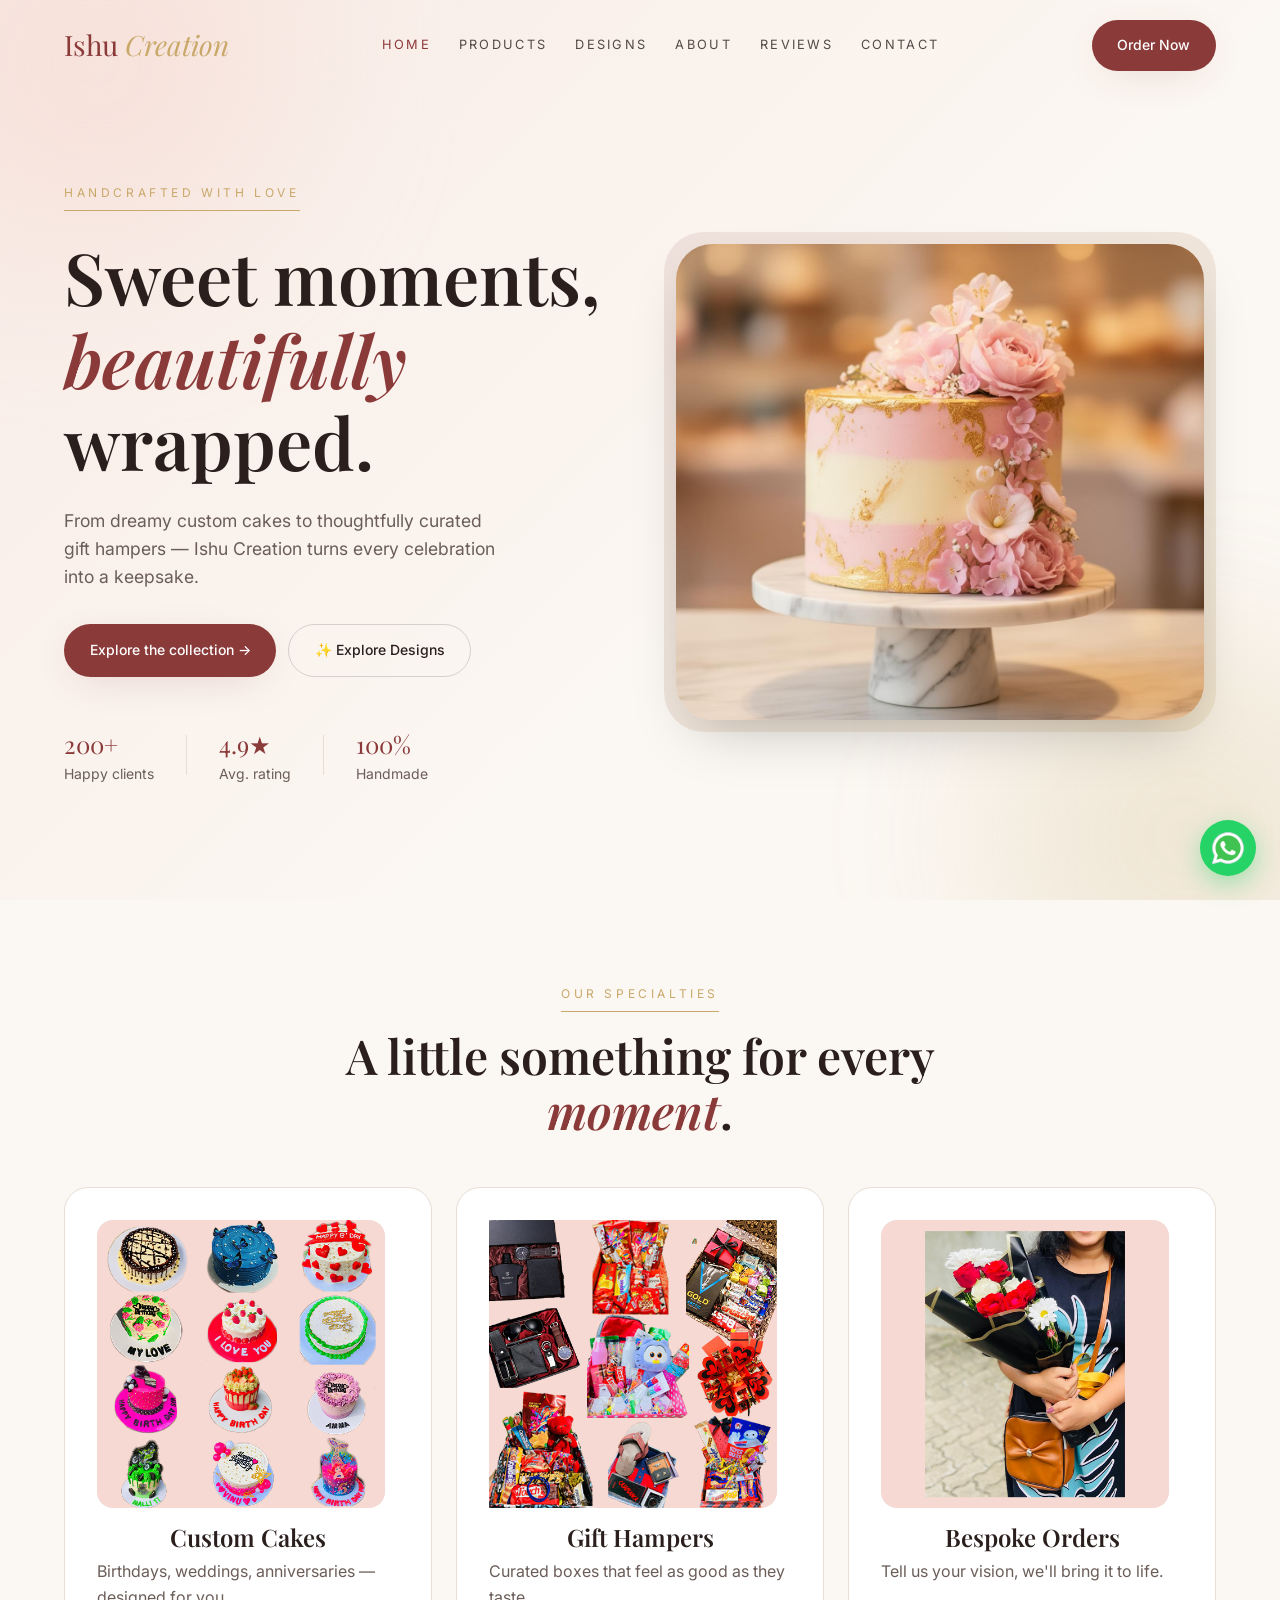
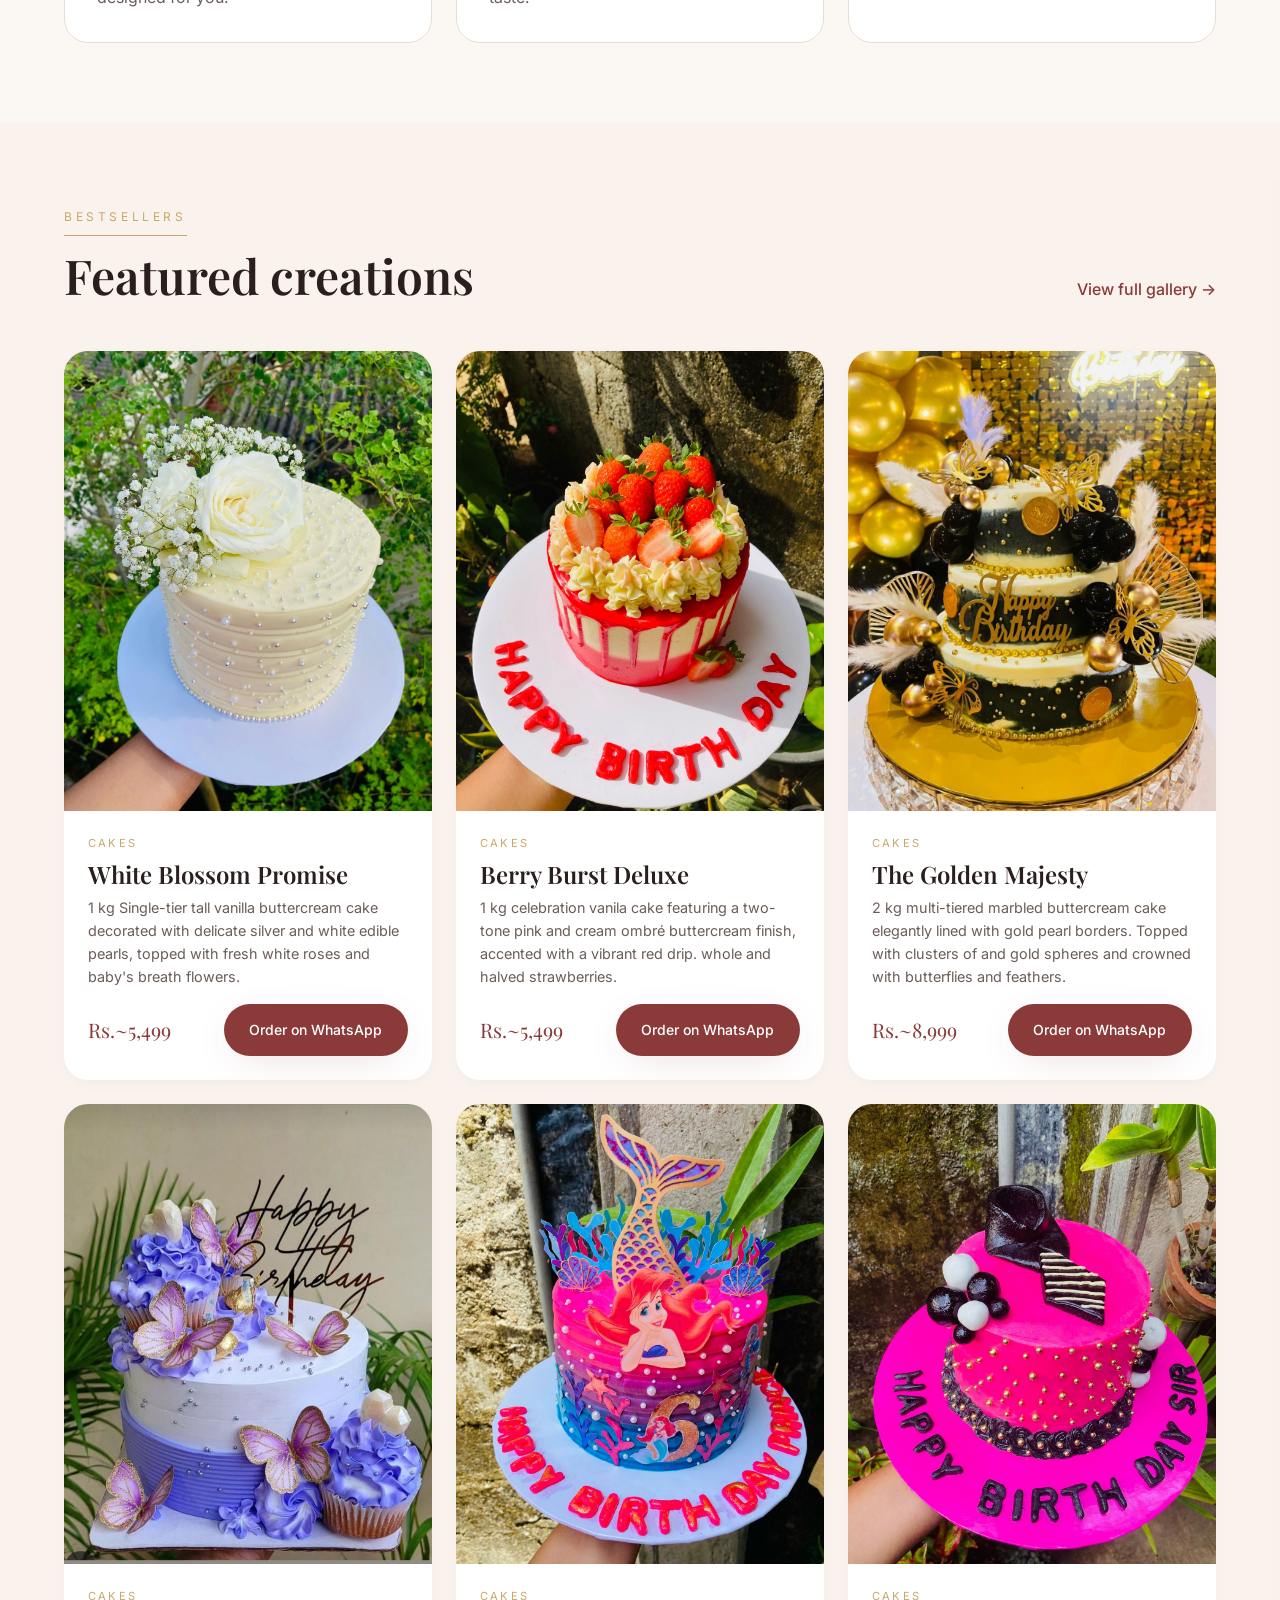
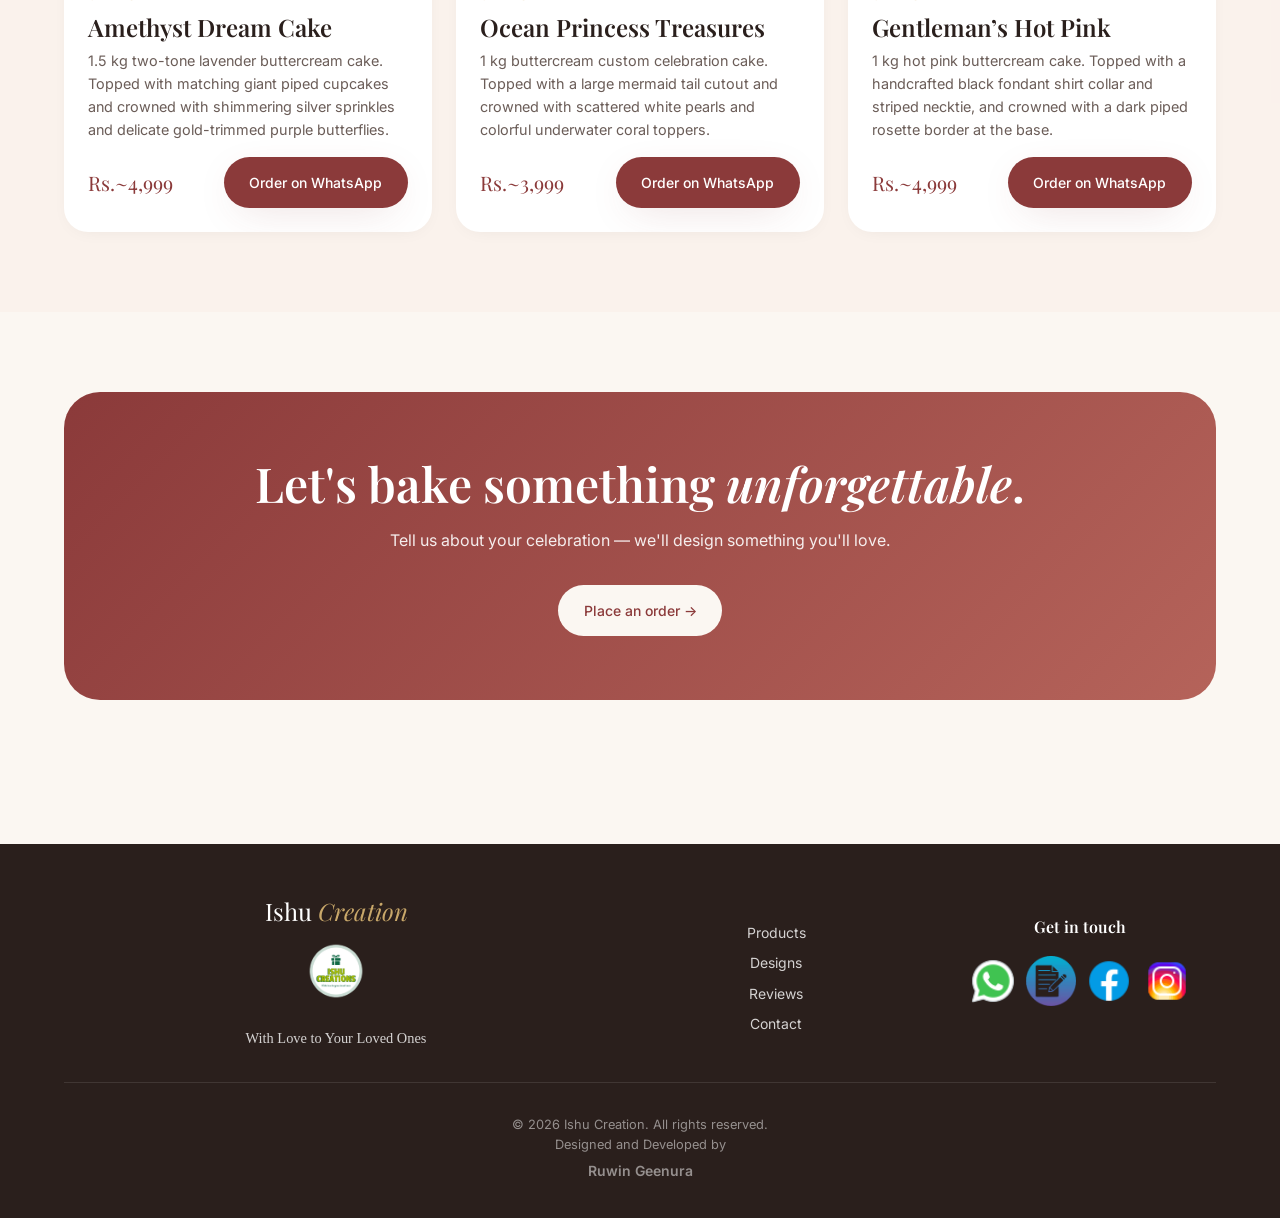
<file: index.html>
<!DOCTYPE html>
<html lang="en">
<head>
<meta charset="UTF-8" />
<meta name="viewport" content="width=device-width, initial-scale=1" />
<title>Ishu Creation — Handcrafted Cakes & Gift Hampers</title>
<link rel="icon" type="image/x-icon" href="images/LOGO/title.png">
<meta name="description" content="Elegant custom cakes and curated gift hampers, made fresh." />
<link rel="preconnect" href="https://fonts.googleapis.com">
<link rel="preconnect" href="https://fonts.gstatic.com" crossorigin>
<link href="https://fonts.googleapis.com/css2?family=Playfair+Display:ital,wght@0,400;0,600;1,400&family=Inter:wght@400;500;600&display=swap" rel="stylesheet">
<link rel="stylesheet" href="css/styles.css" />
</head>
<body>
<!-- ============== HEADER ============== -->
<header class="header">
  <div class="header-inner">
    <a href="index.html" class="brand"><span>Ishu</span> <span>Creation</span></a>
    <nav class="nav">
      <a href="index.html">Home</a>
      <a href="products.html">Products</a>
      
      <a href="designer.html">Designs</a>
      <a href="about.html">About</a>
      <a href="reviews.html">Reviews</a>
      <a href="contact.html">Contact</a>
    </nav>
    <a href="contact.html" class="btn btn-primary" style="display:none" id="cta-desktop">Order Now</a>
    <button class="menu-toggle" aria-label="Menu">☰</button>
  </div>
  <nav class="mobile-nav">
    <a href="index.html">Home</a>
    <a href="products.html">Products</a>
    
    <a href="designer.html">Designs</a>
    <a href="about.html">About</a>
    <a href="reviews.html">Reviews</a>
    <a href="contact.html">Contact</a>
  </nav>
</header>
<style>@media(min-width:1024px){#cta-desktop{display:inline-flex !important}}</style>

<!-- ============== HERO ============== -->
<section class="hero">
  <div class="hero-grid">
    <div>
      <span class="gold-divider">Handcrafted with love</span>
      <h1>Sweet moments,<br><span class="italic">beautifully</span> wrapped.</h1>
      <p>From dreamy custom cakes to thoughtfully curated gift hampers — Ishu Creation turns every celebration into a keepsake.</p>
      <div class="hero-cta">
        <a href="products.html" class="btn btn-primary">Explore the collection →</a>
        <a href="designer.html" class="btn btn-outline">✨ Explore Designs</a>
      </div>
      <div class="hero-stats" id="hero-stats">
        <div><div class="stat-num" data-target="200" data-suffix="+">0</div><div>Happy clients</div></div>
        <div class="divider"></div>
        <div><div class="stat-num" data-target="4.9" data-decimals="1" data-suffix="★">0</div><div>Avg. rating</div></div>
        <div class="divider"></div>
        <div><div class="stat-num" data-target="100" data-suffix="%">0</div><div>Handmade</div></div>
      </div>
    </div>
    <div class="hero-image-wrap reveal">
      <img src="images/hero-cake.jpg" alt="Pink and gold celebration cake">
    </div>
  </div>
</section>

<!-- ============== CATEGORIES ============== -->
<section class="section">
  <div class="container">
    <div class="text-center reveal" style="max-width:600px;margin:0 auto">
      <span class="gold-divider">Our specialties</span>
      <h2 style="margin-top:1rem">A little something for every <span class="italic">moment</span>.</h2>
    </div>
    <div class="grid grid-3" style="margin-top:3rem">
      <div class="card reveal">
        <div class="card-icon"> <img src="images/LOGO/Cake college.png" alt="Custom Cakes"> </div>
        <h3 style="text-align: center;">Custom Cakes</h3>
        <p style="margin-top:0.5rem;color:var(--muted)">Birthdays, weddings, anniversaries — designed for you.</p>
      </div>
      <div class="card reveal">
        <div class="card-icon"> <img src="images/LOGO/Gift box college.png" alt="Gift Hampers"> </div>
        <h3 style="text-align: center;">Gift Hampers</h3>
        <p style="margin-top:0.5rem;color:var(--muted)">Curated boxes that feel as good as they taste.</p>
      </div>
      <div class="card reveal">
        <div class="card-icon"> <img src="images/LOGO/Flower.png" alt="Bespoke Orders"> </div>
        <h3 style="text-align: center;">Bespoke Orders</h3>
        <p style="margin-top:0.5rem;color:var(--muted)">Tell us your vision, we'll bring it to life.</p>
      </div>
    </div>
  </div>
</section>

<!-- ============== FEATURED ============== -->
<section class="section" style="background:rgba(245,217,210,0.2)">
  <div class="container">
    <div class="reveal" style="display:flex;justify-content:space-between;align-items:end;flex-wrap:wrap;gap:1rem">
      <div>
        <span class="gold-divider">Bestsellers</span>
        <h2 style="margin-top:0.75rem">Featured creations</h2>
      </div>
      <a href="products.html" style="color:var(--primary);font-weight:500">View full gallery →</a>
    </div>
    <div class="grid grid-3" id="products-grid" style="margin-top:3rem"></div>
  </div>
</section>

<!-- ============== CTA BANNER ============== -->
<section class="section">
  <div class="container">
    <div class="cta-banner reveal">
      <h2>Let's bake something <span class="italic" style="color:#fff">unforgettable</span>.</h2>
      <p>Tell us about your celebration — we'll design something you'll love.</p>
      <a href="contact.html" class="btn" style="background:var(--cream);color:var(--primary)">Place an order →</a>
    </div>
  </div>
</section>
<!-- ============== FOOTER ============== -->
<footer class="footer">
  <div class="container">
    <div class="footer-grid">
      <div>
        <div class="brand" style="font-size:1.5rem"><center><span style="color:#fff">Ishu</span> <span style="color:var(--accent);font-style:italic">Creation</span></div>
        <center><img src="images/LOGO/logo.png" alt="Ishu Creation logo" style="width:80px;"></center>
        <p style="margin-top:1rem;font-size:0.9rem; text-align: center; font-family: cursive;">With Love to Your Loved Ones</p>
      </div>
      <div>
        <br>
        <center>
        <a href="products.html">Products</a>
        <a href="designer.html">Designs</a>
        <a href="reviews.html">Reviews</a>
        <a href="contact.html">Contact</a>
        </center>
      </div>
      <div>
        <br>
        <h4 style="text-align: center;"> Get in touch </h4>
        <div style="display:flex;align-items:center;gap:0.5rem;margin-top:0.5rem;justify-content:center">
        
        <a href="https://wa.me/94789022447" target="_blank"> <img src="images/LOGO/Whatsp icon.png" alt="WhatsApp" style="width:50px;height:50px;"> </a>
        <a href="contact.html"> <img src="images/LOGO/Contact.png" alt="Contact" style="width:50px;height:50px;"> </a>
        <a href="https://www.facebook.com/share/1CmKyD44Ad/" target="_blank"> <img src="images/LOGO/FB icon.png" alt="Facebook" style="width:50px;height:50px;"> </a>
        <a href="#" target="_blank"> <img src="images/LOGO/Insta icon.png" alt="Instagram" style="width:50px;height:50px;"> </a>
        </div>
      </div>
    </div>
    <div class="footer-bottom">© 2026 Ishu Creation. All rights reserved.<br>Designed and Developed by <a href="https://www.linkedin.com/in/ruwin-geenura-5465b5395/" class="design">Ruwin Geenura</a></div>
  </div>
</footer>
<a class="wa-float" href="https://wa.me/94789022447" target="_blank" aria-label="WhatsApp"> <img src="images/LOGO/Whatsp icon.png" alt="WhatsApp" style="width:38px;height:38px;"> </a>
<script src="js/main.js"></script>
</body>
</html>
</file>
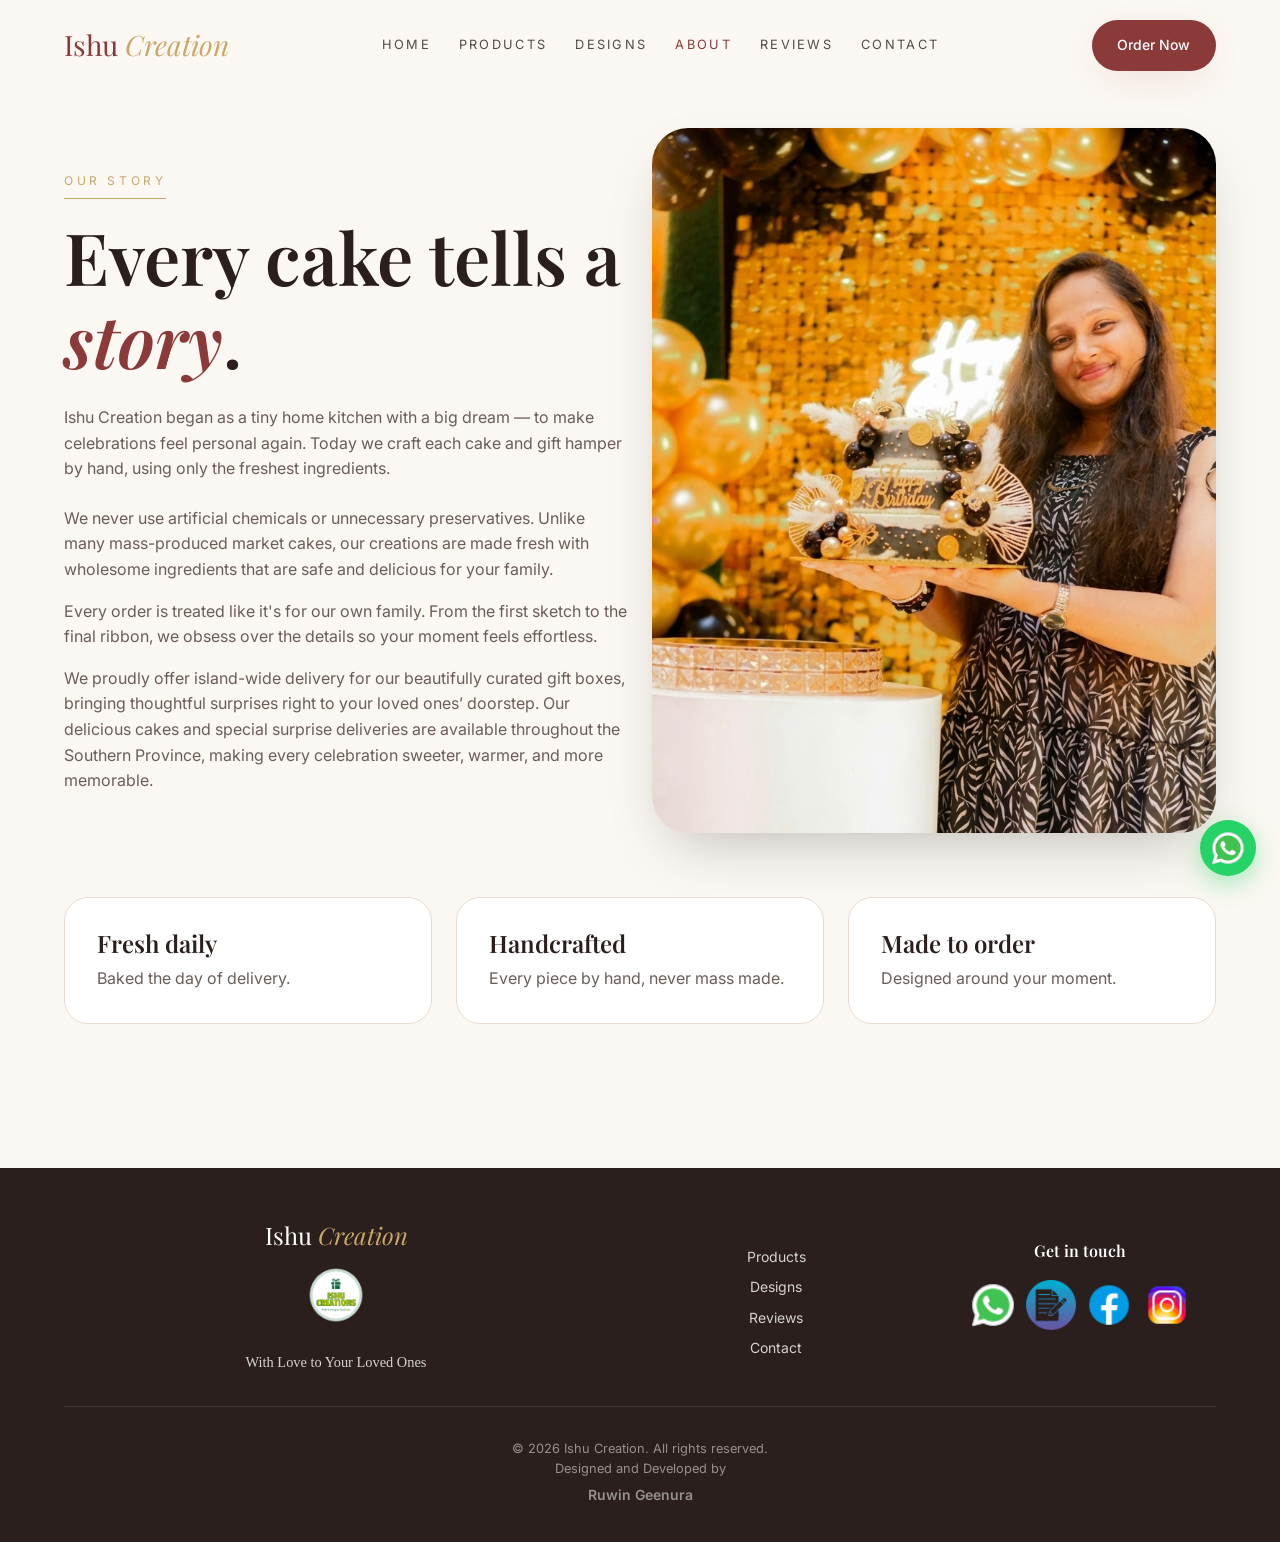
<file: about.html>
<!DOCTYPE html>
<html lang="en">
<head>
<meta charset="UTF-8" />
<meta name="viewport" content="width=device-width, initial-scale=1" />
<title>About — Ishu Creation</title>
<link rel="icon" type="image/x-icon" href="images/LOGO/title.png">
<meta name="description" content="Our story: handcrafted cakes & gifts made with love." />
<link rel="preconnect" href="https://fonts.googleapis.com">
<link rel="preconnect" href="https://fonts.gstatic.com" crossorigin>
<link href="https://fonts.googleapis.com/css2?family=Playfair+Display:ital,wght@0,400;0,600;1,400&family=Inter:wght@400;500;600&display=swap" rel="stylesheet">
<link rel="stylesheet" href="css/styles.css" />
</head>
<body>
<!-- ============== HEADER ============== -->
<header class="header">
  <div class="header-inner">
    <a href="index.html" class="brand"><span>Ishu</span> <span>Creation</span></a>
    <nav class="nav">
      <a href="index.html">Home</a>
      <a href="products.html">Products</a>
      <a href="designer.html">Designs</a>
      <a href="about.html">About</a>
      <a href="reviews.html">Reviews</a>
      <a href="contact.html">Contact</a>
    </nav>
    <a href="contact.html" class="btn btn-primary" style="display:none" id="cta-desktop">Order Now</a>
    <button class="menu-toggle" aria-label="Menu">☰</button>
  </div>
  <nav class="mobile-nav">
    <a href="index.html">Home</a>
    <a href="products.html">Products</a>
    <a href="designer.html">Designs</a>
    <a href="about.html">About</a>
    <a href="reviews.html">Reviews</a>
    <a href="contact.html">Contact</a>
  </nav>
</header>
<style>@media(min-width:1024px){#cta-desktop{display:inline-flex !important}}</style>

<section class="section" style="padding-top:8rem">
  <div class="container">
    <div class="grid grid-2" style="align-items:center">
      <div class="reveal">
        <span class="gold-divider">Our story</span>
        <h1 style="margin-top:1rem">Every cake tells a <span class="italic">story</span>.</h1>
        <p style="margin-top:1.5rem;color:var(--muted)">Ishu Creation began as a tiny home kitchen with a big dream — to make celebrations feel personal again. Today we craft each cake and gift hamper by hand, using only the freshest ingredients.</p>
        <p style="margin-top:1.5rem;color:var(--muted)">We never use artificial chemicals or unnecessary preservatives. Unlike many mass-produced market cakes, our creations are made fresh with wholesome ingredients that are safe and delicious for your family.</p>
        <p style="margin-top:1rem;color:var(--muted)">Every order is treated like it's for our own family. From the first sketch to the final ribbon, we obsess over the details so your moment feels effortless.</p>
        <p style="margin-top:1rem;color:var(--muted)">We proudly offer island-wide delivery for our beautifully curated gift boxes, bringing thoughtful surprises right to your loved ones’ doorstep. Our delicious 
                                                      cakes and special surprise deliveries are available throughout the Southern Province, making every celebration sweeter, warmer, and more memorable.</p>
      </div>
      <div class="reveal" style="border-radius:36px;overflow:hidden;box-shadow:var(--shadow-xl)">
        <img src="images/LOGO/imesha.jpg" alt="Cake decoration in progress" style="aspect-ratio:4/5;object-fit:cover ">
      </div>
    </div>
    <div class="grid grid-3 reveal" style="margin-top:4rem">
      <div class="card"><h3>Fresh daily</h3><p style="color:var(--muted);margin-top:0.5rem">Baked the day of delivery.</p></div>
      <div class="card"><h3>Handcrafted</h3><p style="color:var(--muted);margin-top:0.5rem">Every piece by hand, never mass made.</p></div>
      <div class="card"><h3>Made to order</h3><p style="color:var(--muted);margin-top:0.5rem">Designed around your moment.</p></div>
    </div>
  </div>
</section>
<!-- ============== FOOTER ============== -->
<footer class="footer">
  <div class="container">
    <div class="footer-grid">
      <div>
        <div class="brand" style="font-size:1.5rem"><center><span style="color:#fff">Ishu</span> <span style="color:var(--accent);font-style:italic">Creation</span></div>
        <center><img src="images/LOGO/logo.png" alt="Ishu Creation logo" style="width:80px;"></center>
        <p style="margin-top:1rem;font-size:0.9rem; text-align: center; font-family: cursive;">With Love to Your Loved Ones</p>
      </div>
      <div>
        <br>
        <center>
        <a href="products.html">Products</a>
        <a href="designer.html">Designs</a>
        <a href="reviews.html">Reviews</a>
        <a href="contact.html">Contact</a>
        </center>
      </div>
      <div>
        <br>
        <h4 style="text-align: center;"> Get in touch </h4>
        <div style="display:flex;align-items:center;gap:0.5rem;margin-top:0.5rem;justify-content:center">
        
        <a href="https://wa.me/94789022447" target="_blank"> <img src="images/LOGO/Whatsp icon.png" alt="WhatsApp" style="width:50px;height:50px;"> </a>
        <a href="contact.html"> <img src="images/LOGO/Contact.png" alt="Contact" style="width:50px;height:50px;"> </a>
        <a href="https://www.facebook.com/share/1CmKyD44Ad/" target="_blank"> <img src="images/LOGO/FB icon.png" alt="Facebook" style="width:50px;height:50px;"> </a>
        <a href="#" target="_blank"> <img src="images/LOGO/Insta icon.png" alt="Instagram" style="width:50px;height:50px;"> </a>
        </div>
      </div>
    </div>
     <div class="footer-bottom">© 2026 Ishu Creation. All rights reserved.<br>Designed and Developed by <a href="https://www.linkedin.com/in/ruwin-geenura-5465b5395/" class="design">Ruwin Geenura</a></div>
  </div>
</footer>
<a class="wa-float" href="https://wa.me/94789022447" target="_blank" aria-label="WhatsApp"> <img src="images/LOGO/Whatsp icon.png" alt="WhatsApp" style="width:38px;height:38px;"> </a>
<script src="js/main.js"></script>
</body>
</html>
</file>
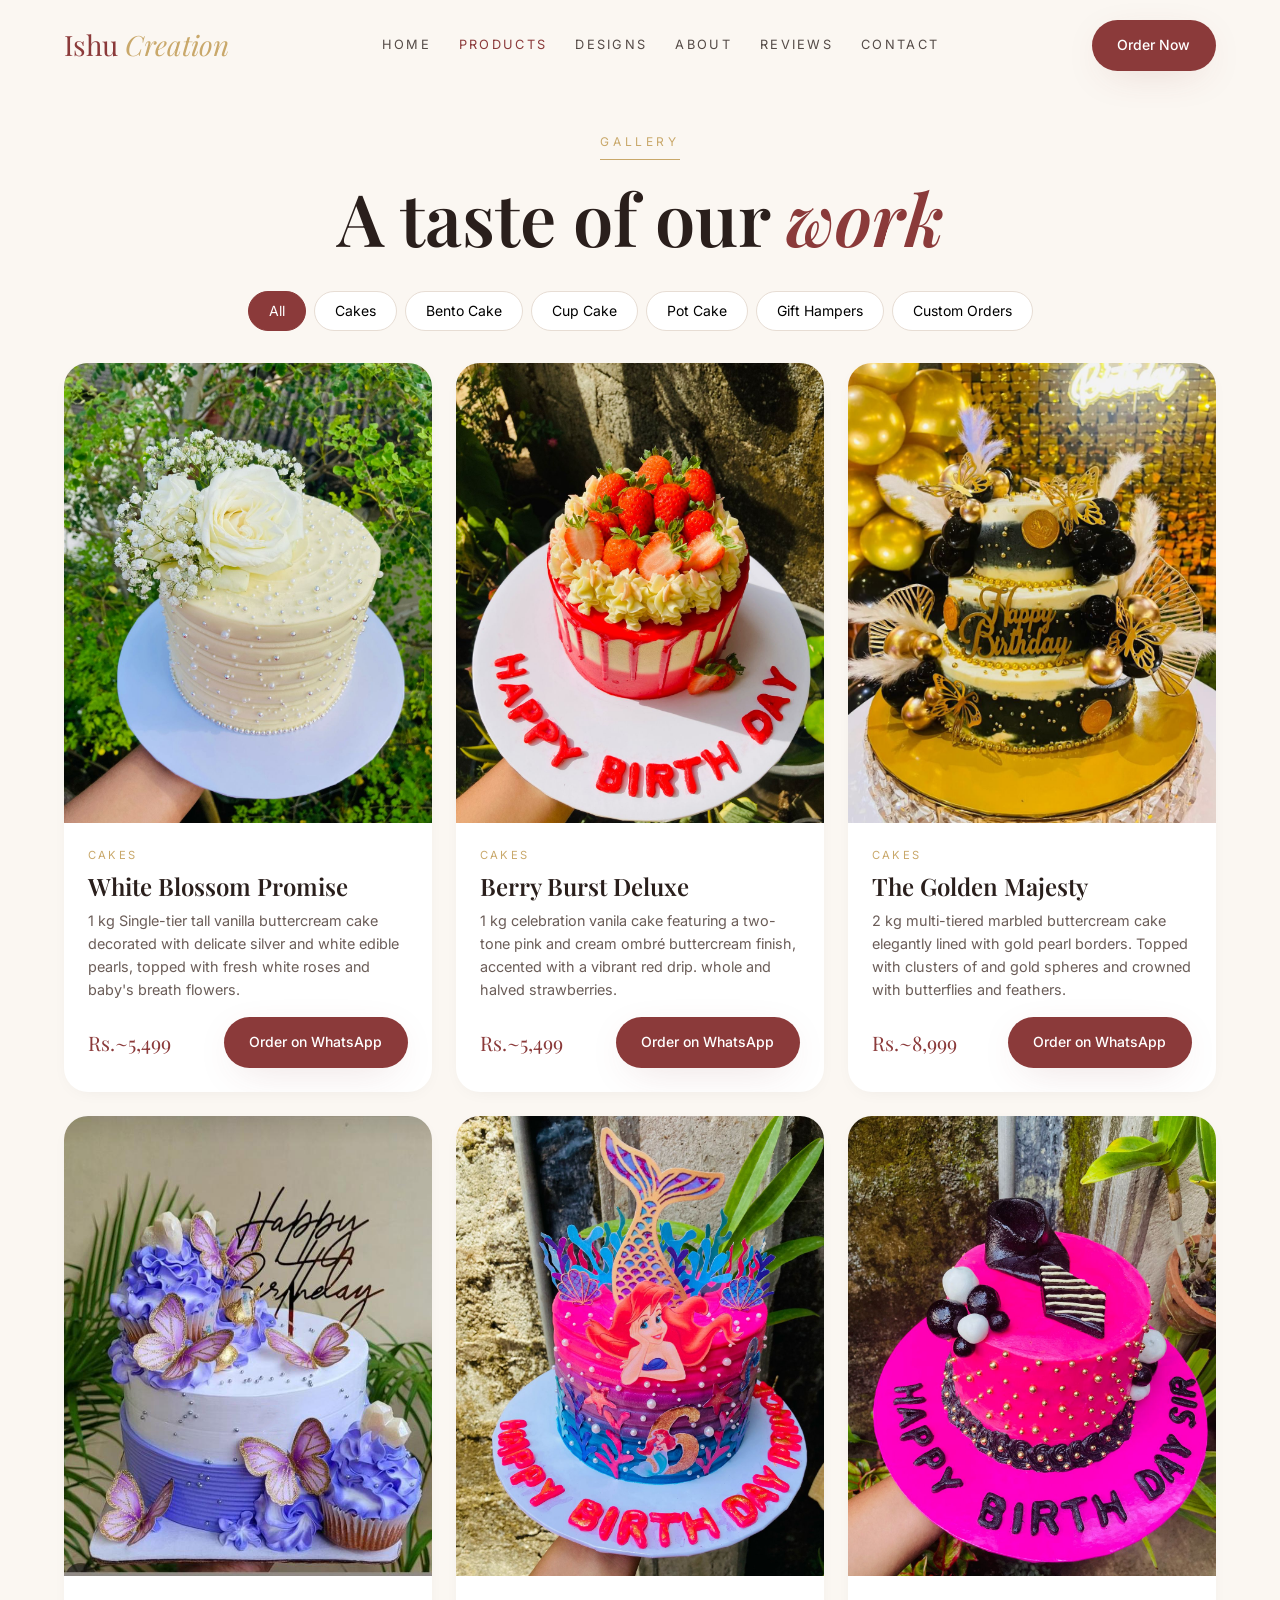
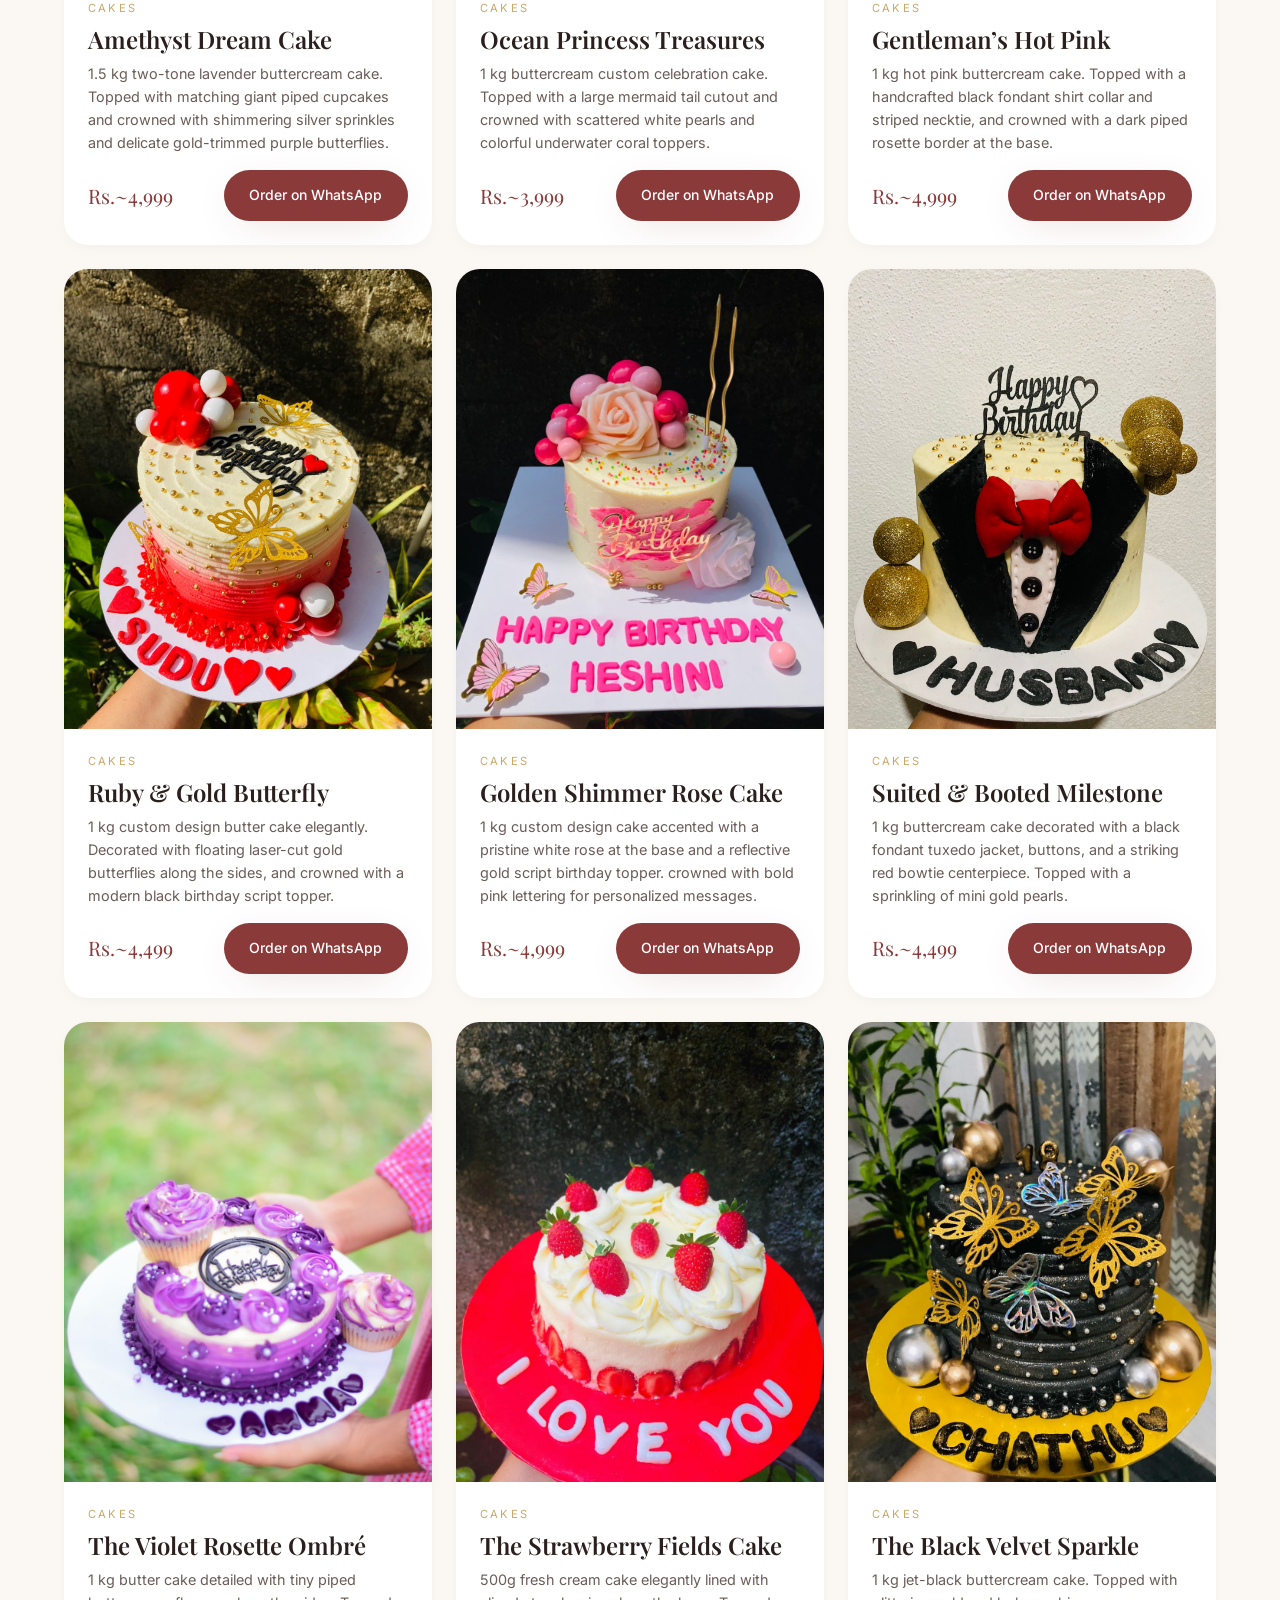
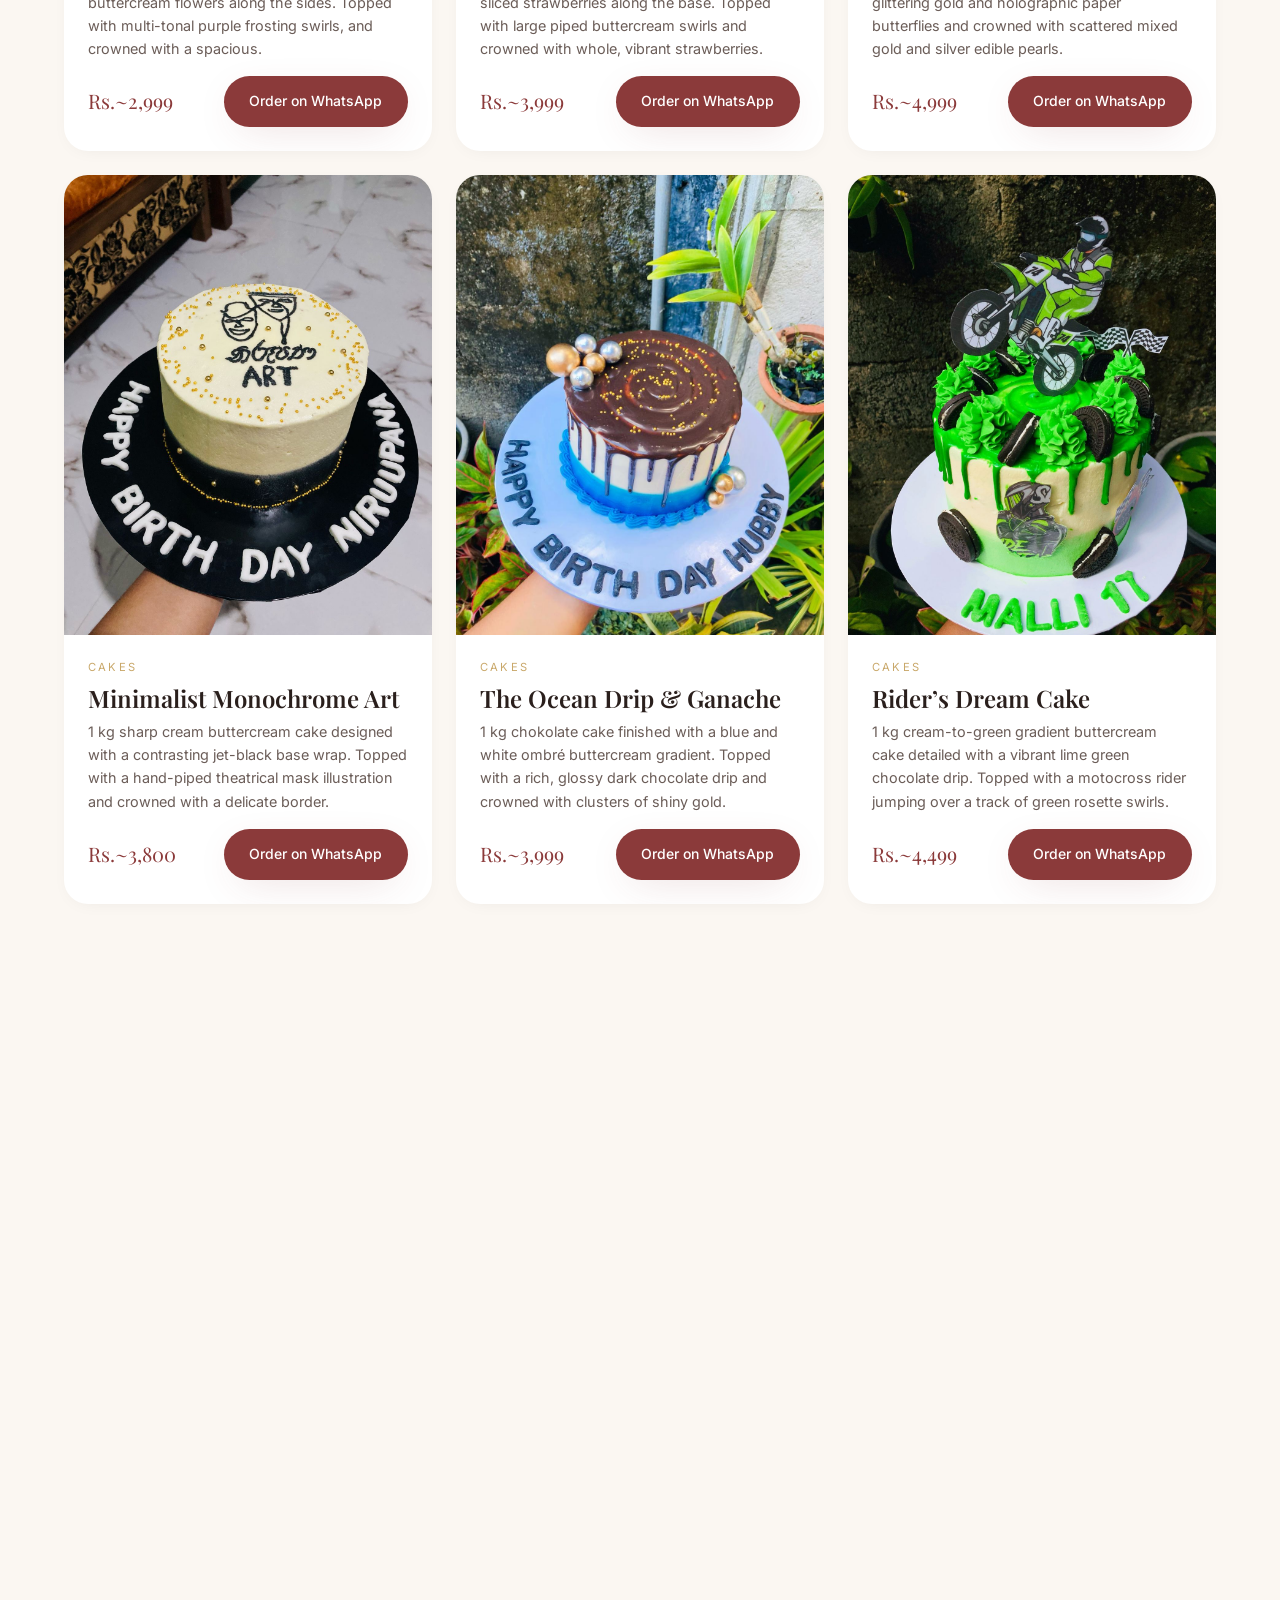
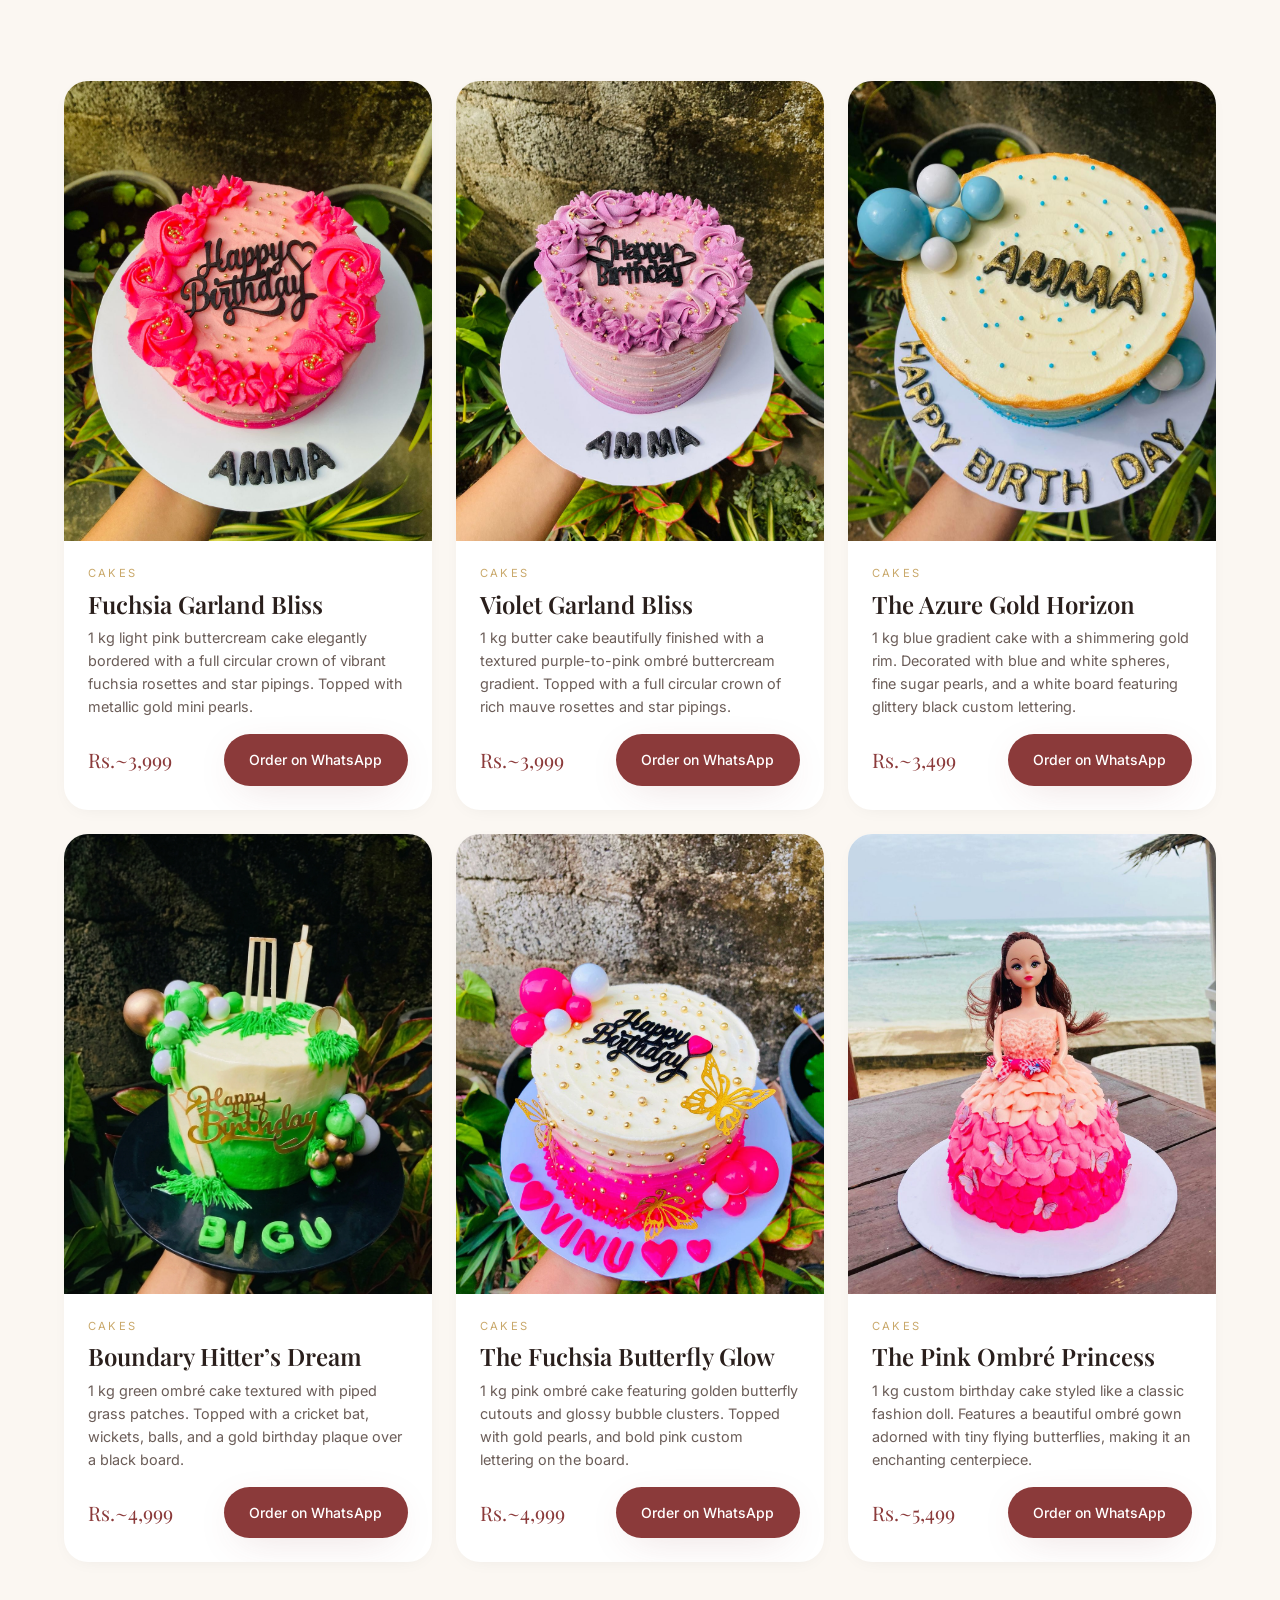
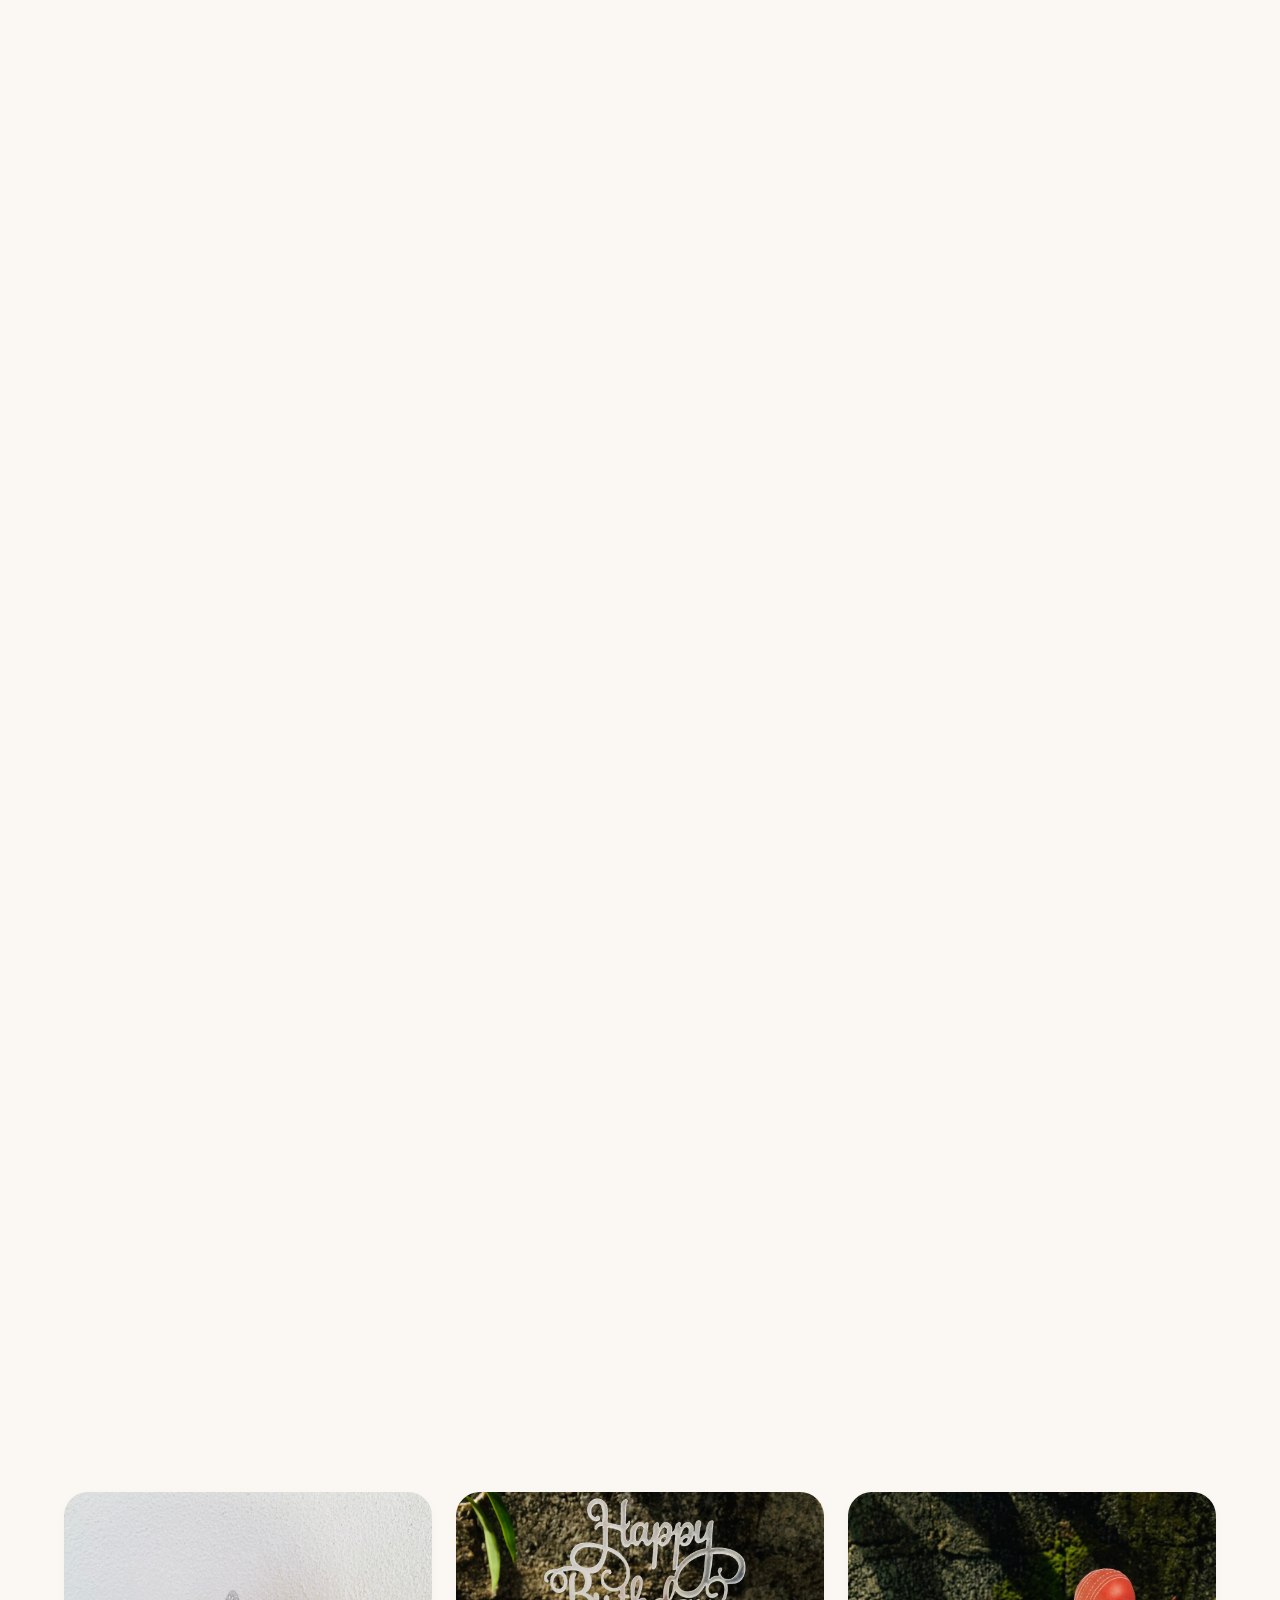
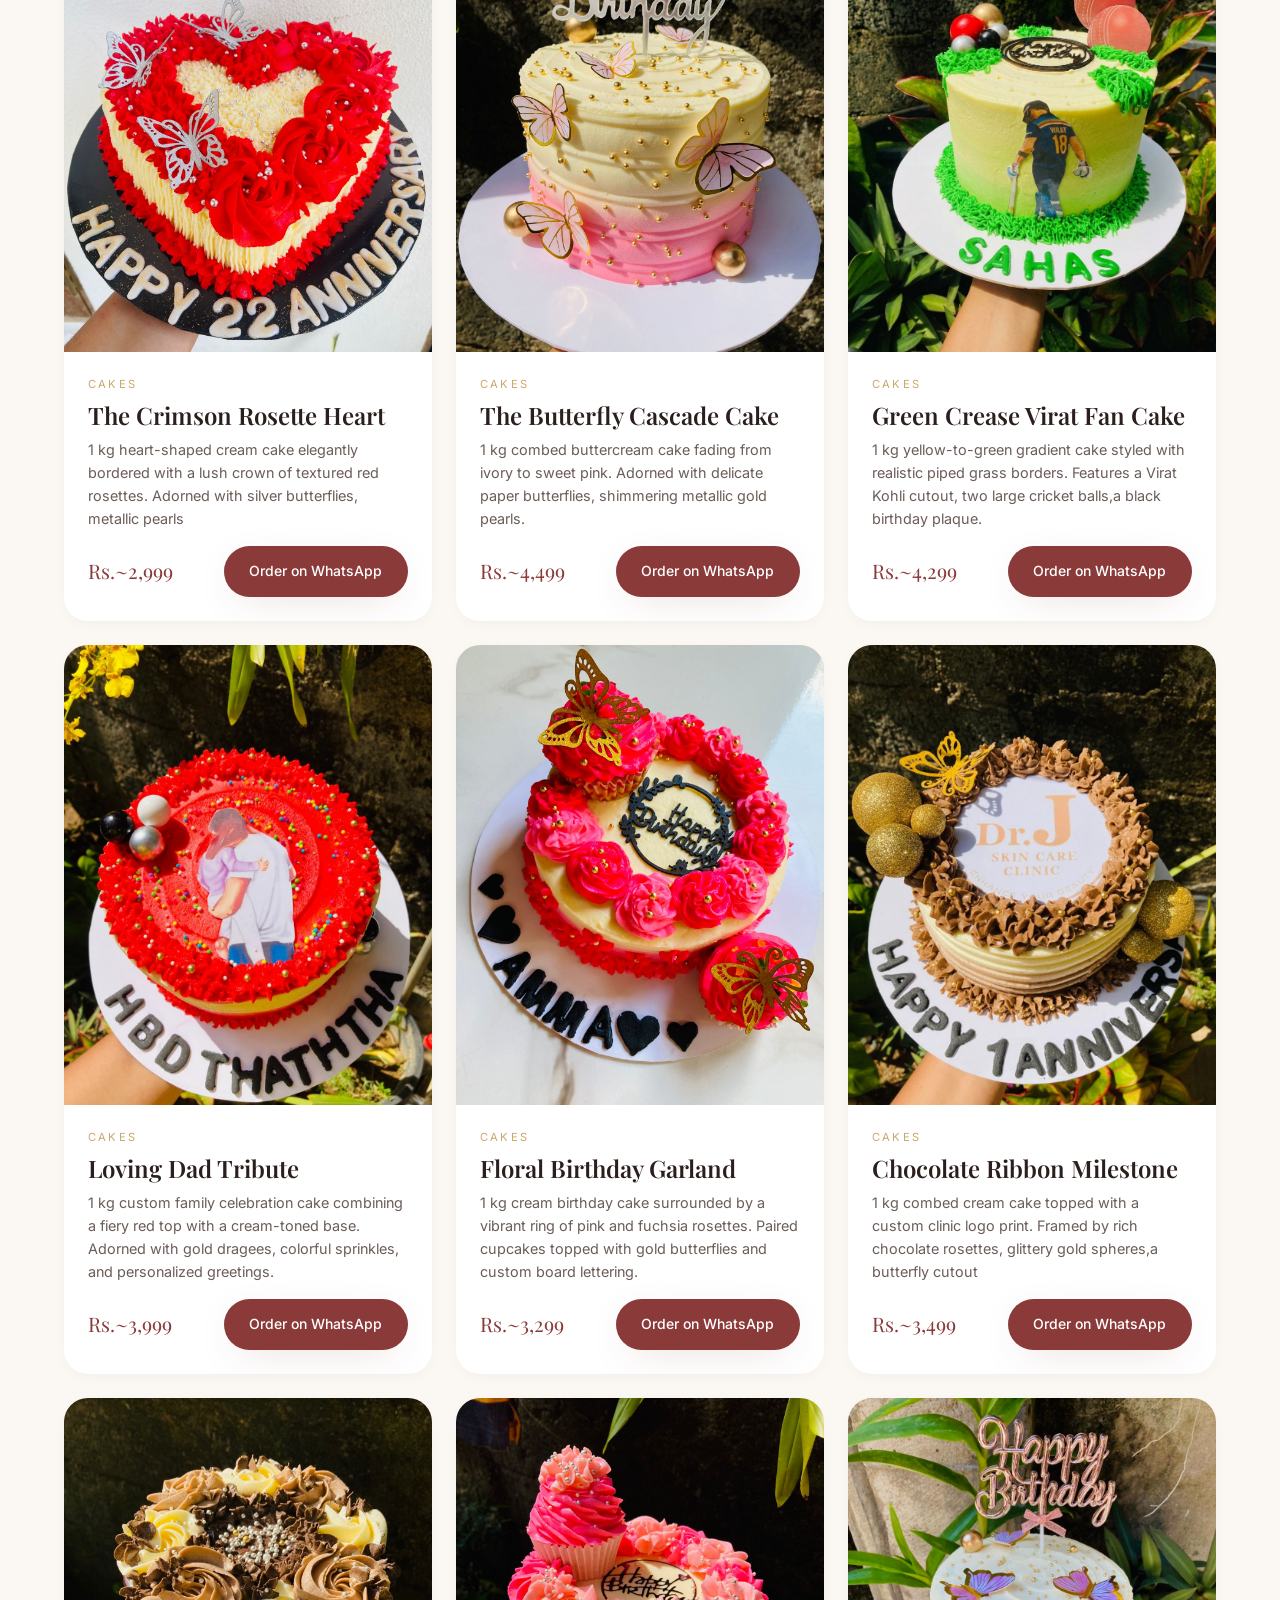
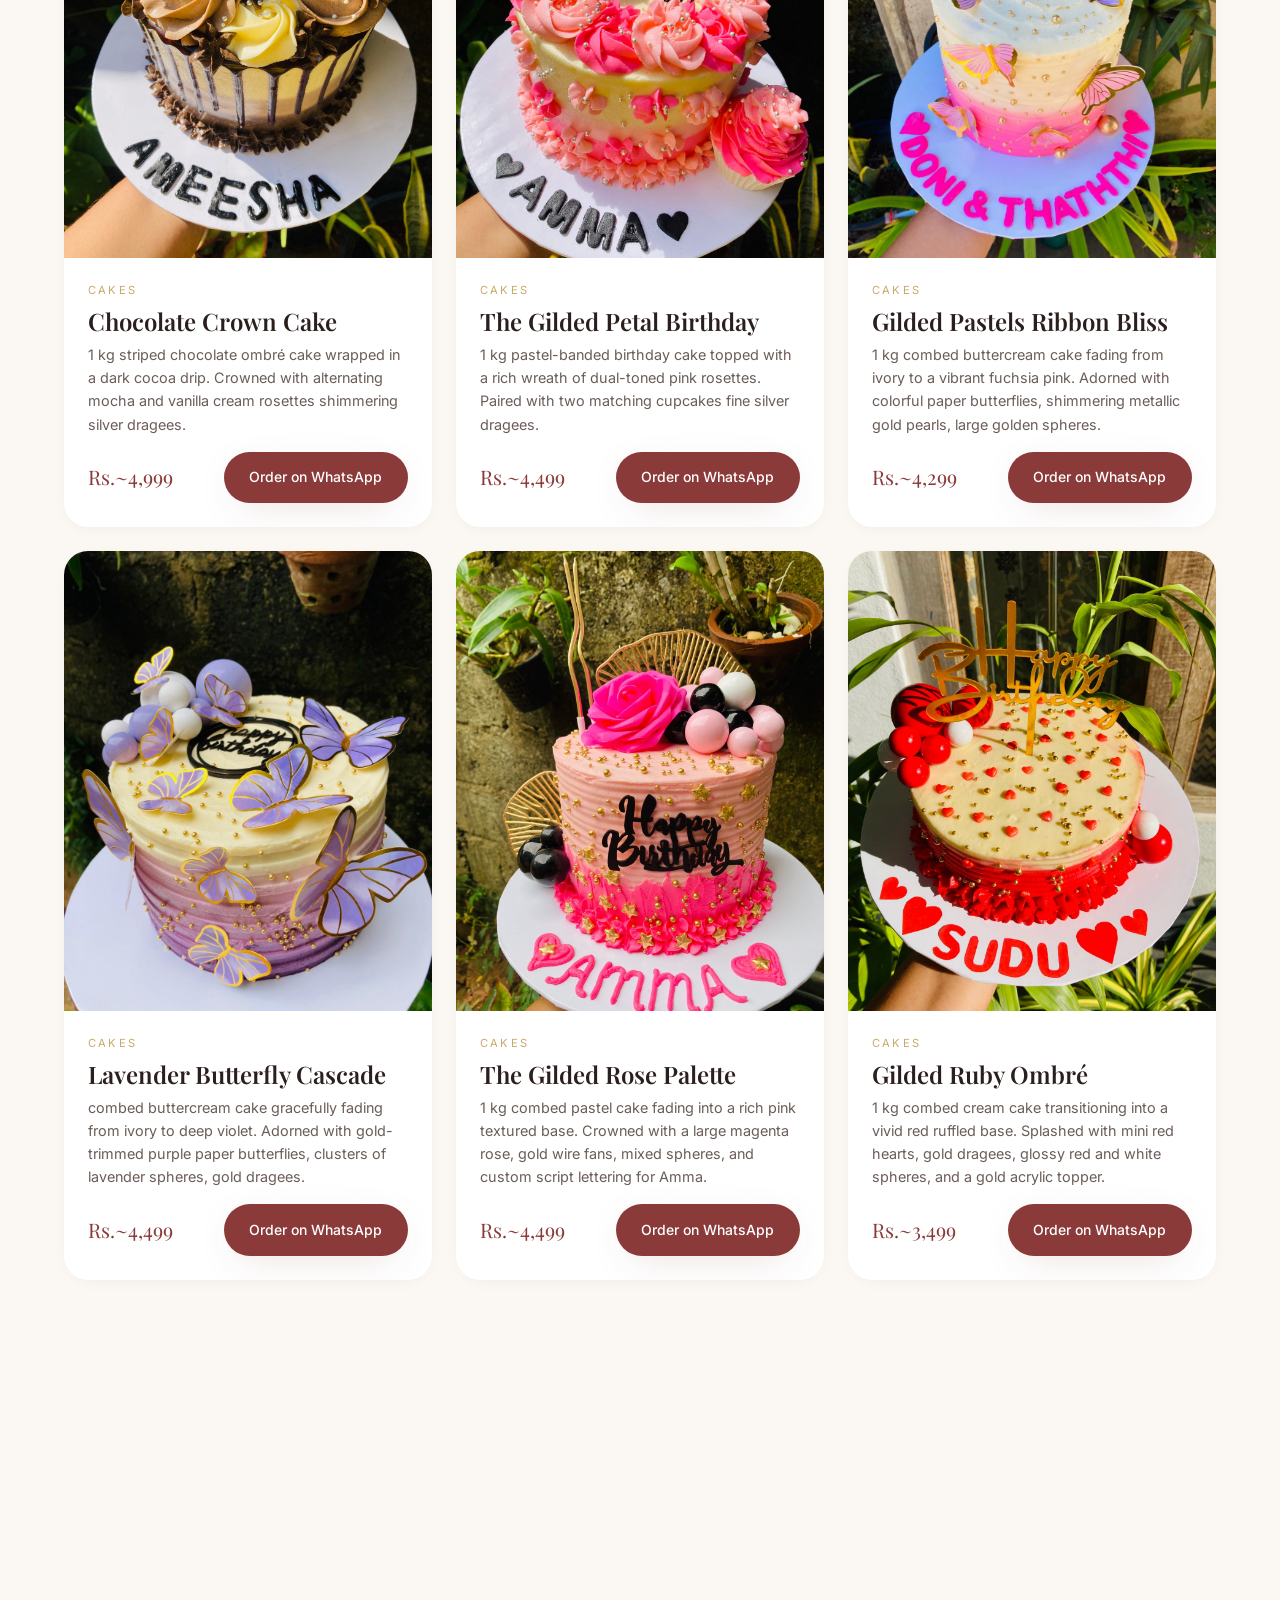
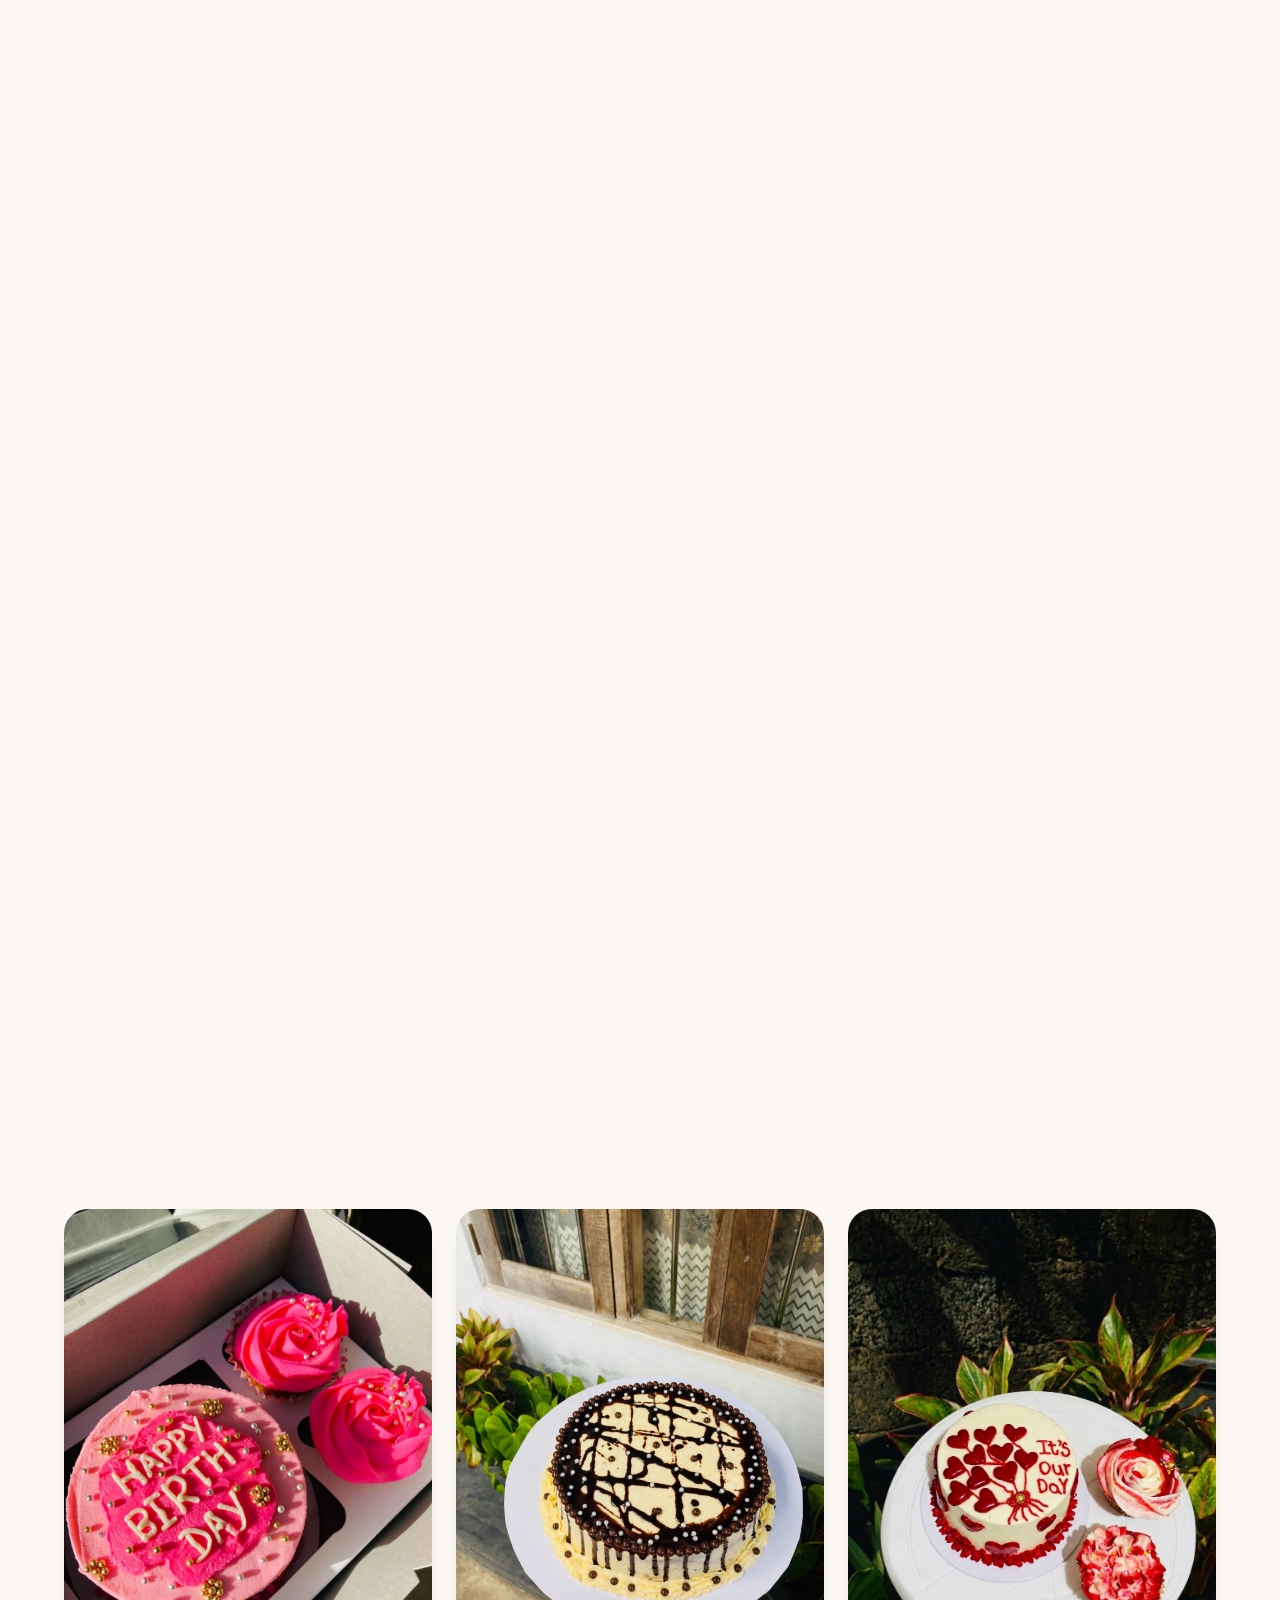
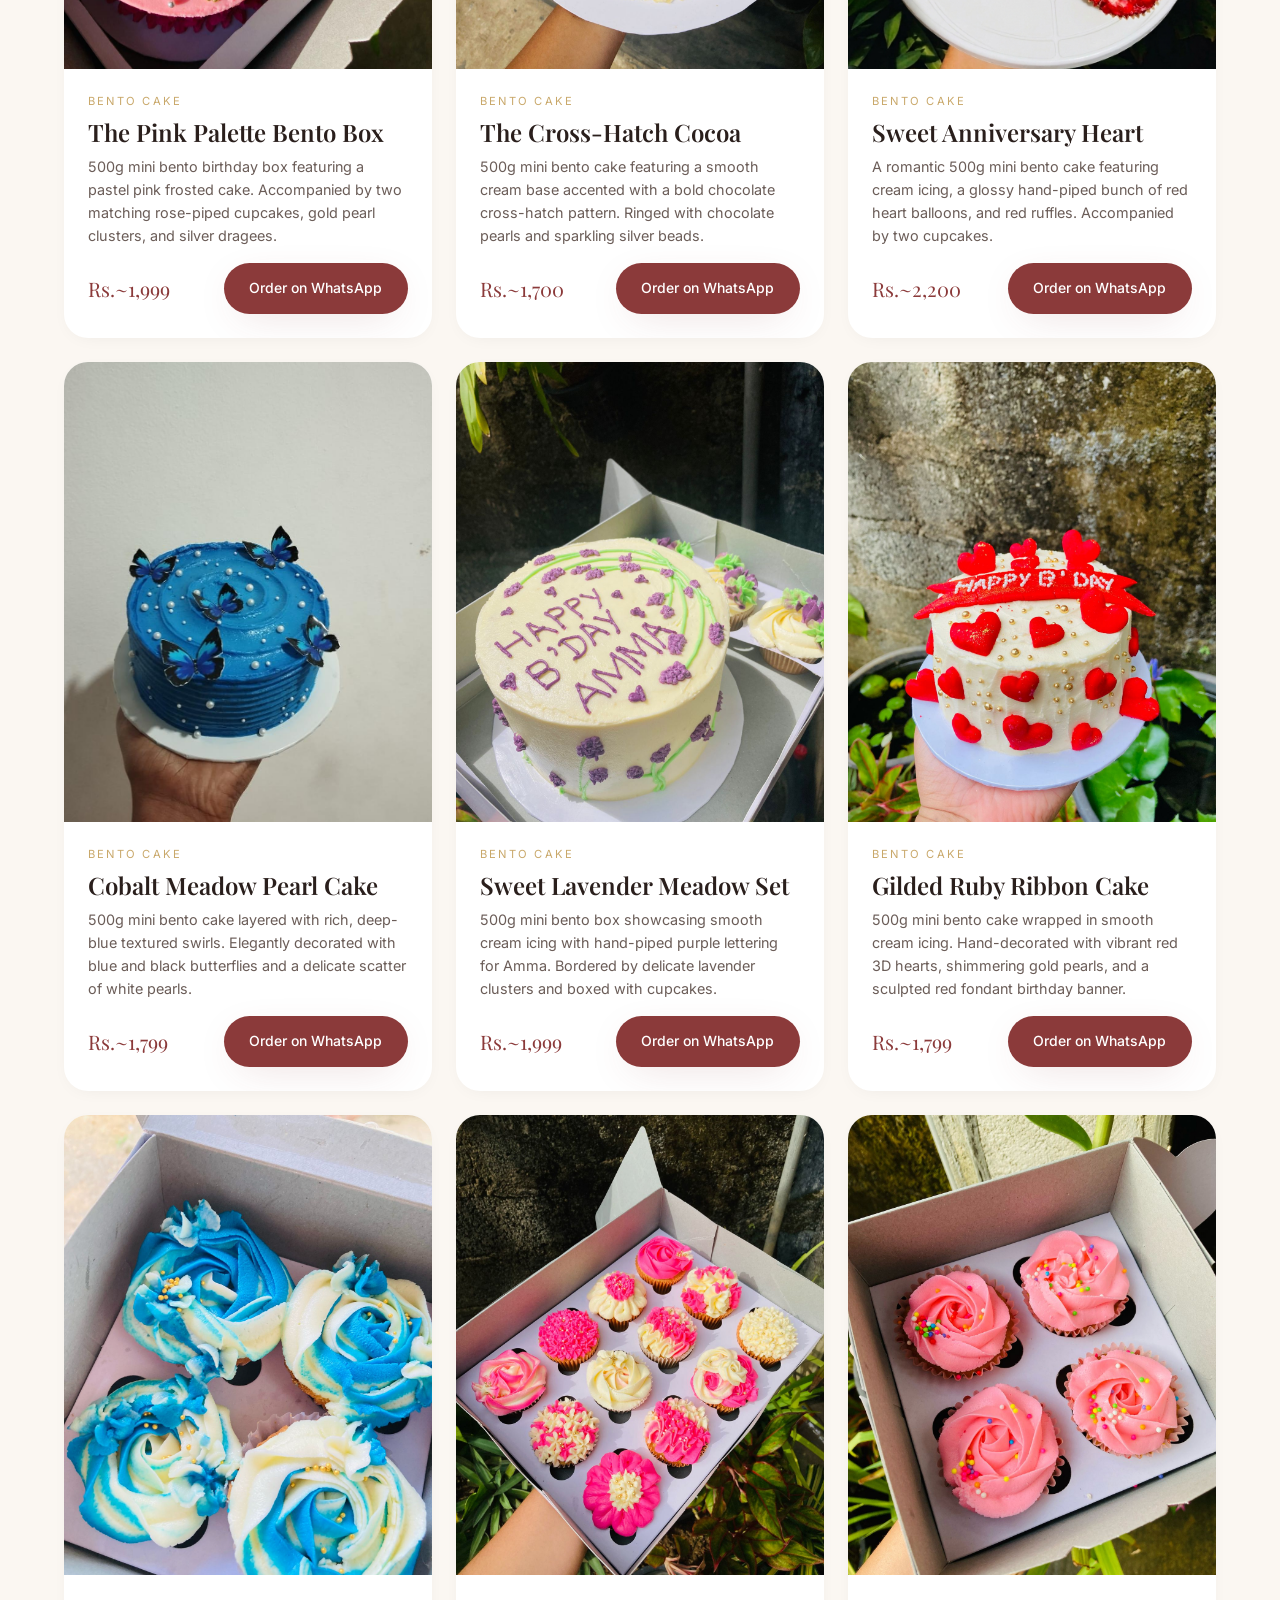
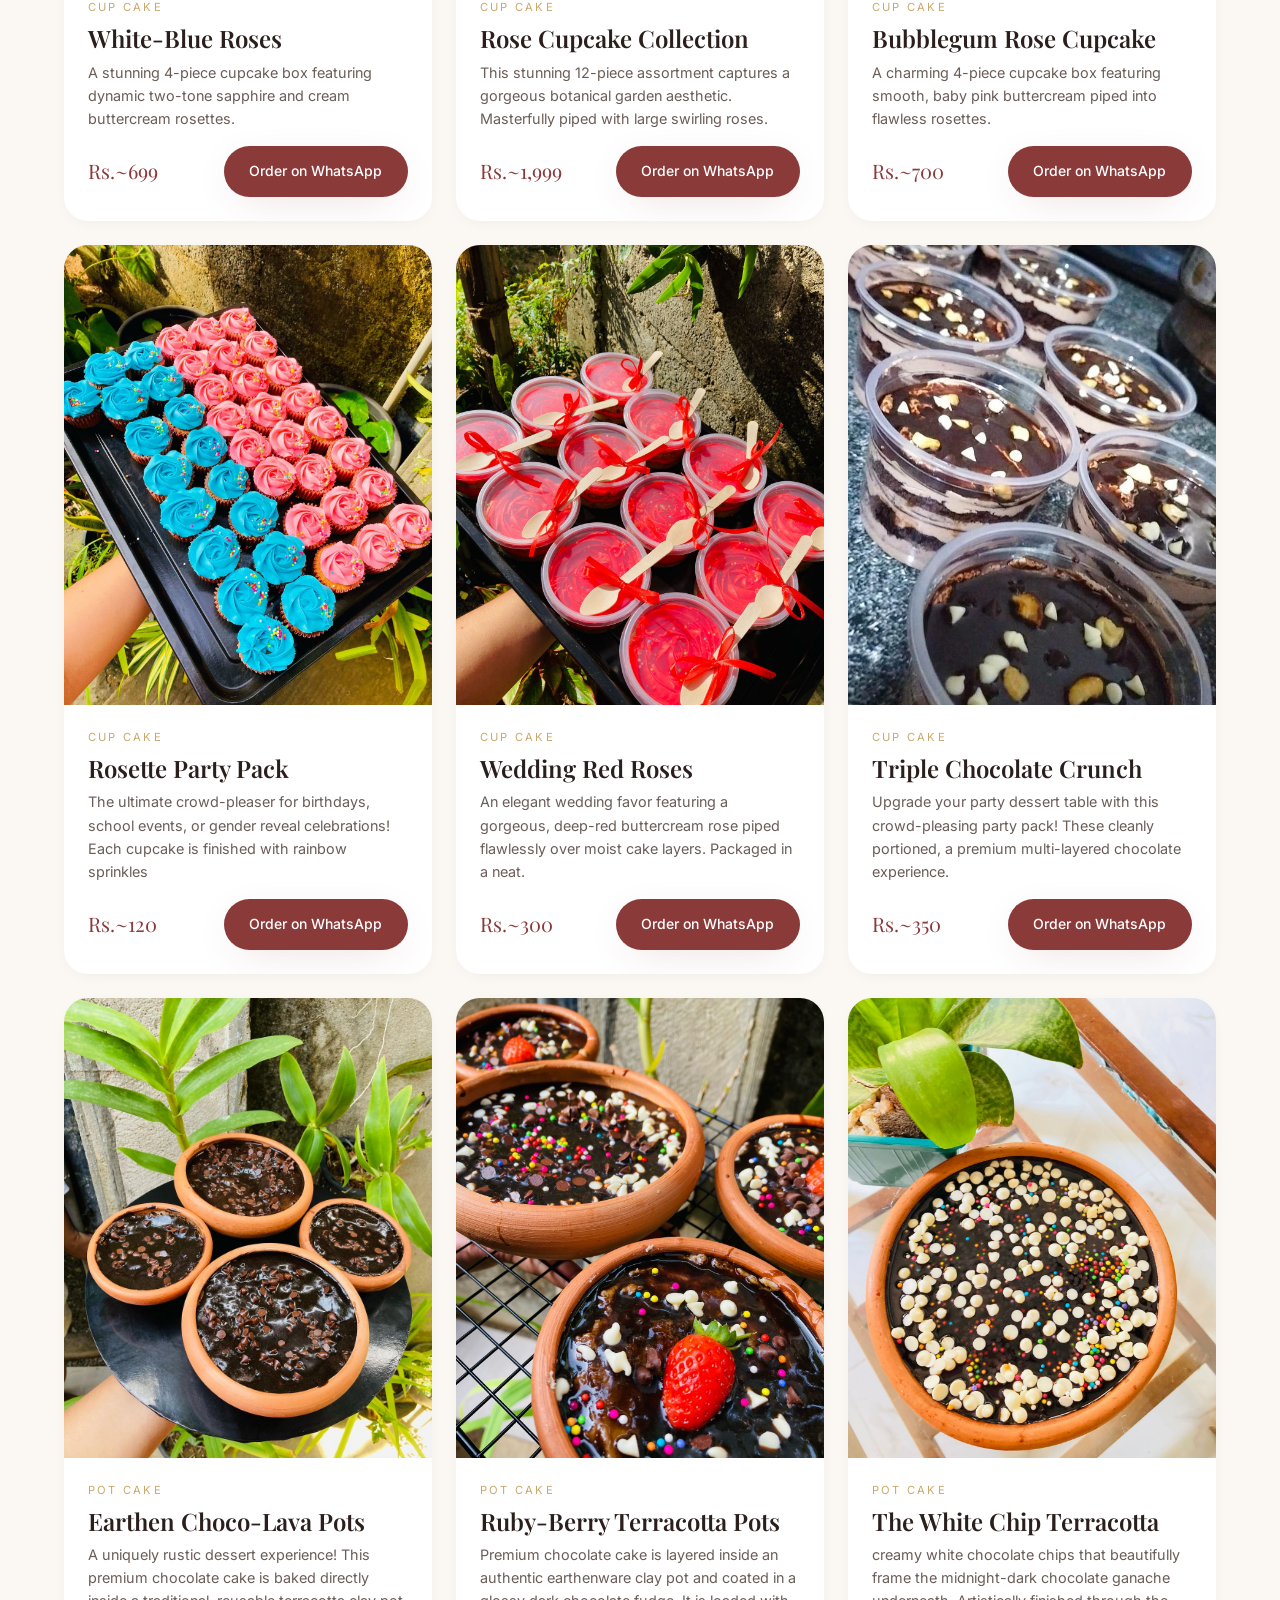
<file: products.html>
<!DOCTYPE html>
<html lang="en">
<head>
<meta charset="UTF-8" />
<meta name="viewport" content="width=device-width, initial-scale=1" />
<title>Products — Ishu Creation</title>
<link rel="icon" type="image/x-icon" href="images/LOGO/title.png">
<meta name="description" content="Filter our cake & gift gallery by category." />
<link rel="preconnect" href="https://fonts.googleapis.com">
<link rel="preconnect" href="https://fonts.gstatic.com" crossorigin>
<link href="https://fonts.googleapis.com/css2?family=Playfair+Display:ital,wght@0,400;0,600;1,400&family=Inter:wght@400;500;600&display=swap" rel="stylesheet">
<link rel="stylesheet" href="css/styles.css" />
</head>
<body>
<!-- ============== HEADER ============== -->
<header class="header">
  <div class="header-inner">
    <a href="index.html" class="brand"><span>Ishu</span> <span>Creation</span></a>
    <nav class="nav">
      <a href="index.html">Home</a>
      <a href="products.html">Products</a>
     
      <a href="designer.html">Designs</a>
      <a href="about.html">About</a>
      <a href="reviews.html">Reviews</a>
      <a href="contact.html">Contact</a>
    </nav>
    <a href="contact.html" class="btn btn-primary" style="display:none" id="cta-desktop">Order Now</a>
    <button class="menu-toggle" aria-label="Menu">☰</button>
  </div>
  <nav class="mobile-nav">
    <a href="index.html">Home</a>
    <a href="products.html">Products</a>
    
    <a href="designer.html">Designs</a>
    <a href="about.html">About</a>
    <a href="reviews.html">Reviews</a>
    <a href="contact.html">Contact</a>
  </nav>
</header>
<style>@media(min-width:1024px){#cta-desktop{display:inline-flex !important}}</style>

<section class="section" style="padding-top:8rem">
  <div class="container">
    <div class="text-center reveal">
      <span class="gold-divider">Gallery</span>
      <h1 style="margin-top:1rem">A taste of our <span class="italic">work</span></h1>
    </div>
    <div class="filters reveal">
      <button class="chip active" data-cat="All">All</button>
      <button class="chip" data-cat="Cakes">Cakes</button>
      <button class="chip" data-cat="Bento Cake">Bento Cake</button>
      <button class="chip" data-cat="Cup Cake">Cup Cake</button>
      <button class="chip" data-cat="Pot Cake">Pot Cake</button>
      <button class="chip" data-cat="Gift Hampers">Gift Hampers</button>
      <button class="chip" data-cat="Custom Orders">Custom Orders</button>
    </div>
    <div class="grid grid-3" id="gallery-grid"></div>
  </div>
</section>
<!-- ============== FOOTER ============== -->
<footer class="footer">
  <div class="container">
    <div class="footer-grid">
      <div>
        <div class="brand" style="font-size:1.5rem"><center><span style="color:#fff">Ishu</span> <span style="color:var(--accent);font-style:italic">Creation</span></div>
        <center><img src="images/LOGO/logo.png" alt="Ishu Creation logo" style="width:80px;"></center>
        <p style="margin-top:1rem;font-size:0.9rem; text-align: center; font-family: cursive;">With Love to Your Loved Ones</p>
      </div>
      <div>
        <br>
        <center>
        <a href="products.html">Products</a>
        <a href="designer.html">Designs</a>
        <a href="reviews.html">Reviews</a>
        <a href="contact.html">Contact</a>
        </center>
      </div>
      <div>
        <br>
        <h4 style="text-align: center;"> Get in touch </h4>
        <div style="display:flex;align-items:center;gap:0.5rem;margin-top:0.5rem;justify-content:center">
        
        <a href="https://wa.me/94789022447" target="_blank"> <img src="images/LOGO/Whatsp icon.png" alt="WhatsApp" style="width:50px;height:50px;"> </a>
        <a href="contact.html"> <img src="images/LOGO/Contact.png" alt="Contact" style="width:50px;height:50px;"> </a>
        <a href="https://www.facebook.com/share/1CmKyD44Ad/" target="_blank"> <img src="images/LOGO/FB icon.png" alt="Facebook" style="width:50px;height:50px;"> </a>
        <a href="#" target="_blank"> <img src="images/LOGO/Insta icon.png" alt="Instagram" style="width:50px;height:50px;"> </a>
        </div>
      </div>
    </div>
    <div class="footer-bottom">© 2026 Ishu Creation. All rights reserved.<br>Designed and Developed by <a href="https://www.linkedin.com/in/ruwin-geenura-5465b5395/" class="design">Ruwin Geenura</a></div>
  </div>
</footer>
<!-- Back to top button (appears above WhatsApp float) -->
<a id="back-to-top" class="top-float" href="#" aria-label="Back to top" title="Back to top">
  <svg width="22" height="22" viewBox="0 0 24 24" fill="none" xmlns="http://www.w3.org/2000/svg" aria-hidden="true">
    <path d="M6 15l6-6 6 6" stroke="#fff" stroke-width="2" stroke-linecap="round" stroke-linejoin="round"/>
  </svg>
</a>
<script src="js/main.js"></script>
</body>
</html>
</file>
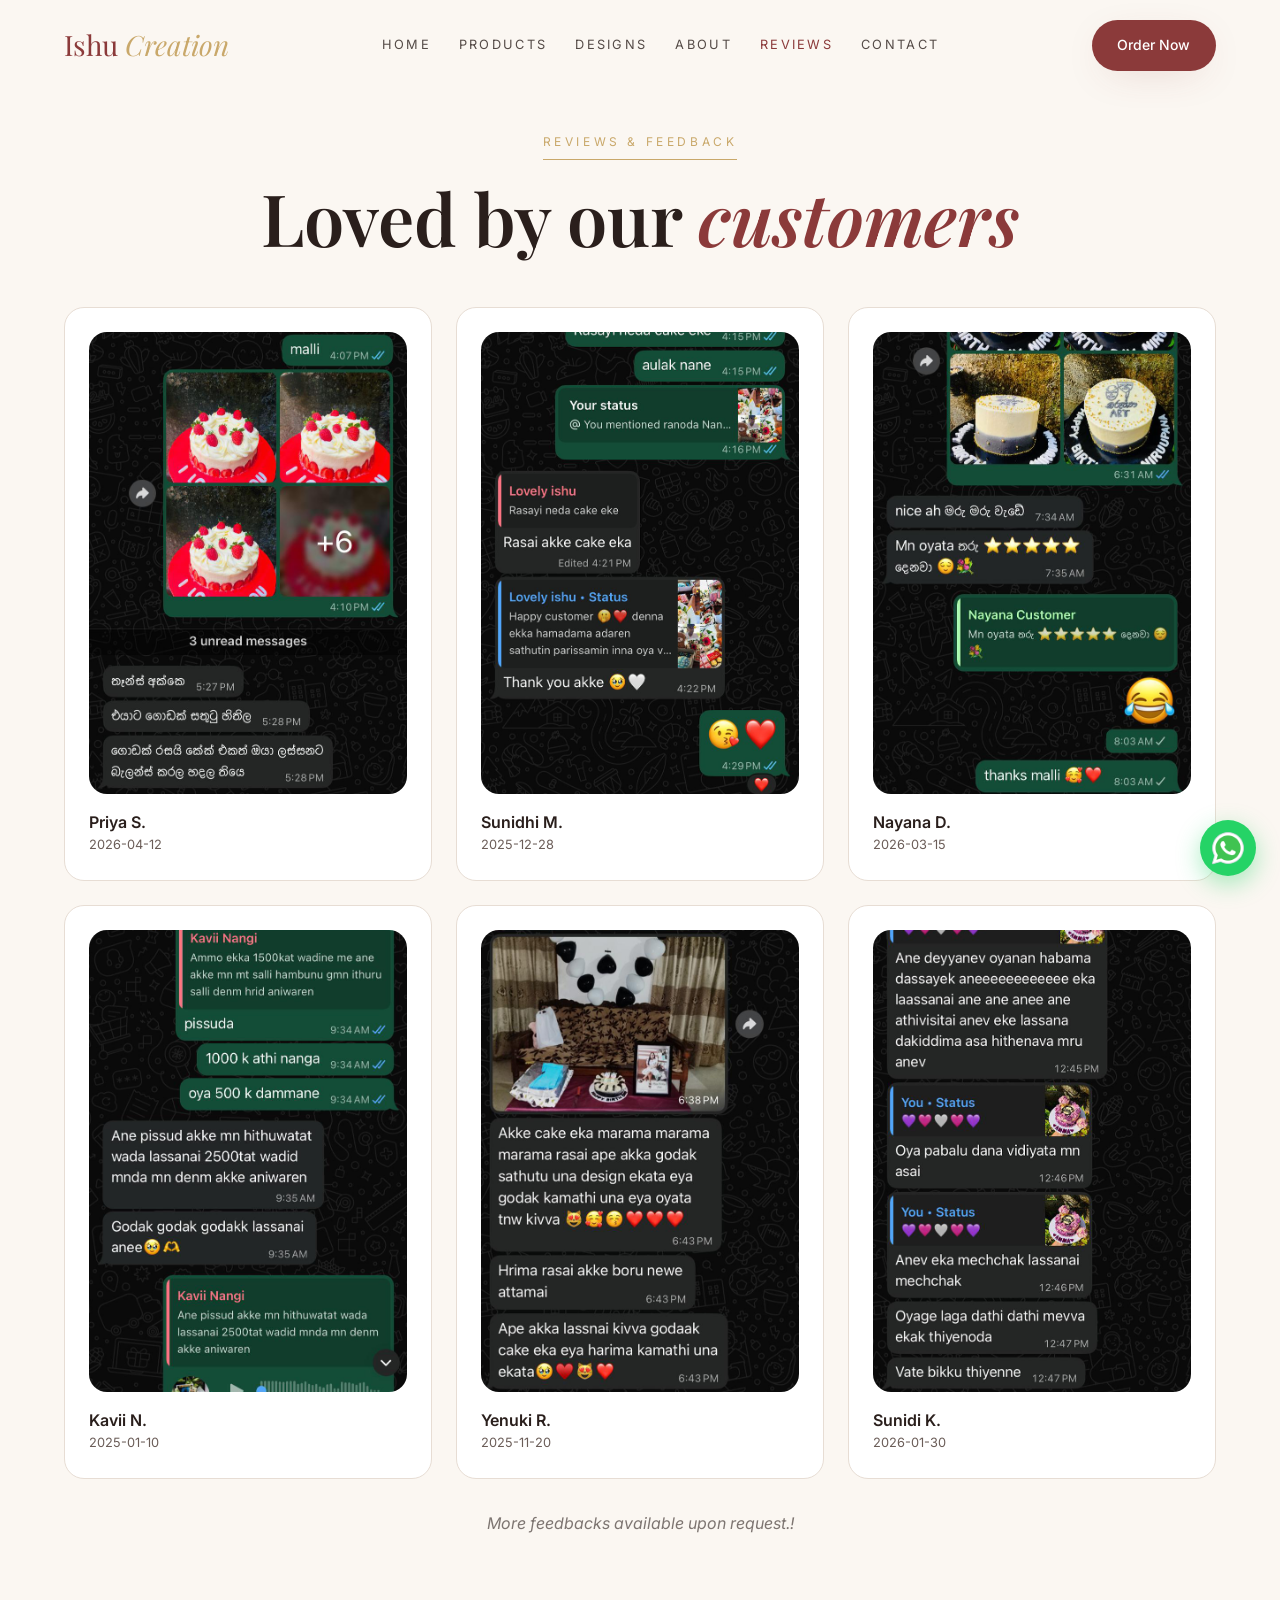
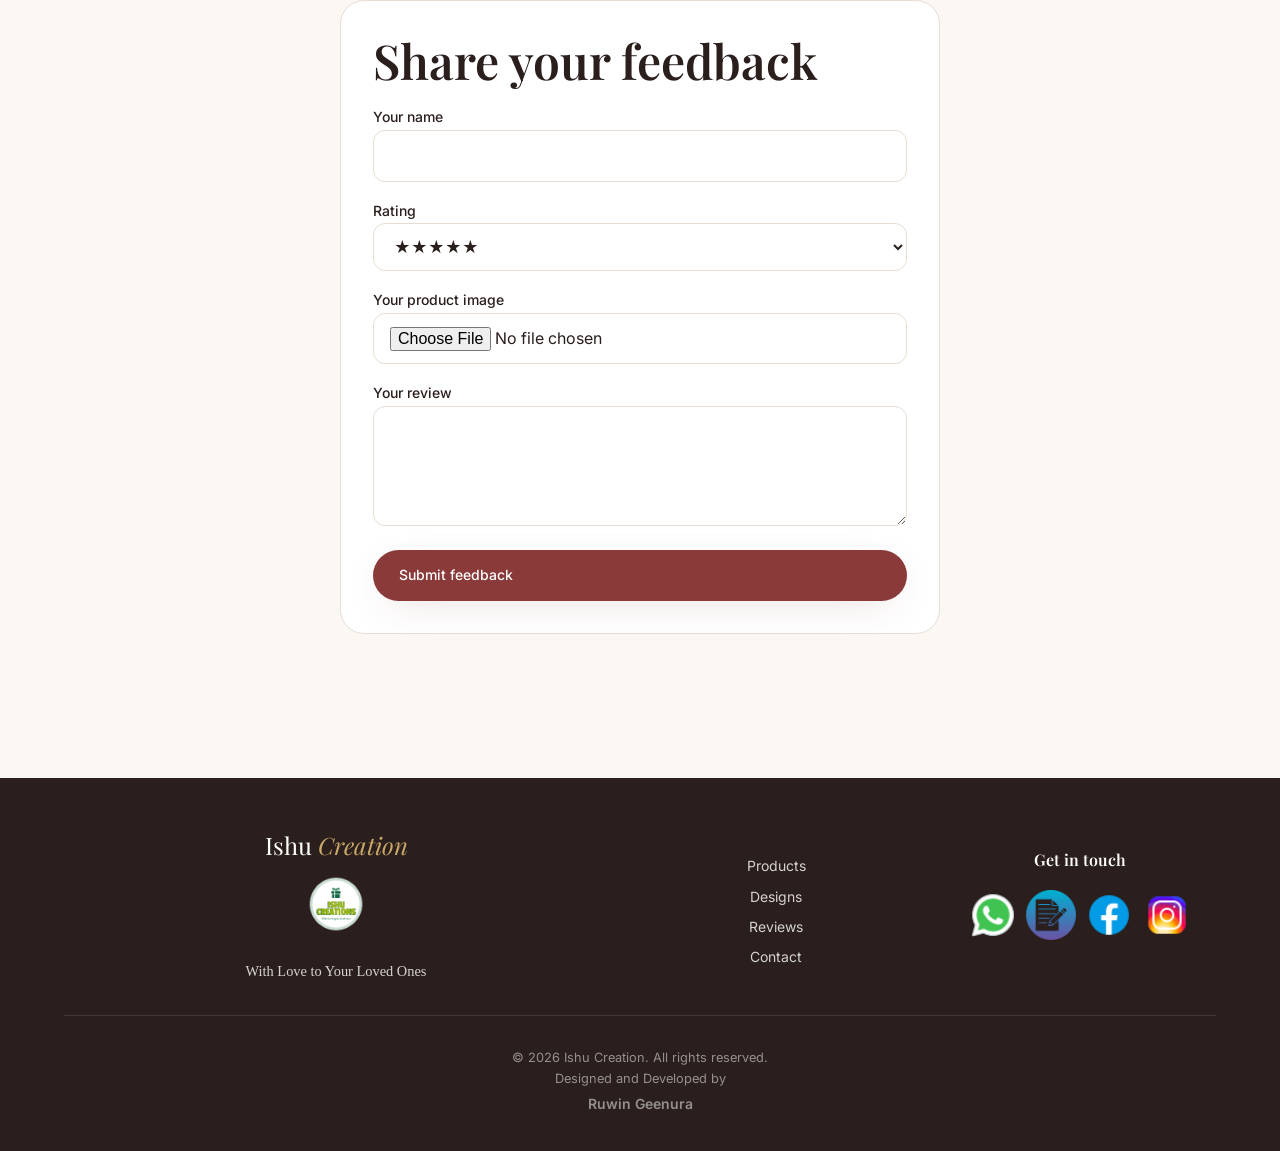
<file: reviews.html>
<!DOCTYPE html>
<html lang="en">
<head>
<meta charset="UTF-8" />
<meta name="viewport" content="width=device-width, initial-scale=1" />
<title>Reviews — Ishu Creation</title>
<link rel="icon" type="image/x-icon" href="images/LOGO/title.png">
<meta name="description" content="Read customer reviews and share your feedback." />
<link rel="preconnect" href="https://fonts.googleapis.com">
<link rel="preconnect" href="https://fonts.gstatic.com" crossorigin>
<link href="https://fonts.googleapis.com/css2?family=Playfair+Display:ital,wght@0,400;0,600;1,400&family=Inter:wght@400;500;600&display=swap" rel="stylesheet">
<link rel="stylesheet" href="css/styles.css" />
</head>
<body>
<!-- ============== HEADER ============== -->
<header class="header">
  <div class="header-inner">
    <a href="index.html" class="brand"><span>Ishu</span> <span>Creation</span></a>
    <nav class="nav">
      <a href="index.html">Home</a>
      <a href="products.html">Products</a>
      
      <a href="designer.html">Designs</a>
      <a href="about.html">About</a>
      <a href="reviews.html">Reviews</a>
      <a href="contact.html">Contact</a>
    </nav>
    <a href="contact.html" class="btn btn-primary" style="display:none" id="cta-desktop">Order Now</a>
    <button class="menu-toggle" aria-label="Menu">☰</button>
  </div>
  <nav class="mobile-nav">
    <a href="index.html">Home</a>
    <a href="products.html">Products</a>
  
    <a href="designer.html">Designs</a>
    <a href="about.html">About</a>
    <a href="reviews.html">Reviews</a>
    <a href="contact.html">Contact</a>
  </nav>
</header>
<style>@media(min-width:1024px){#cta-desktop{display:inline-flex !important}}</style>

<section class="section" style="padding-top:8rem">
  <div class="container">
    <div class="text-center reveal">
      <span class="gold-divider">Reviews & feedback</span>
      <h1 style="margin-top:1rem">Loved by our <span class="italic">customers</span></h1>
    </div>

    <div class="grid grid-3" id="reviews-list" style="margin-top:3rem">

    </div>
    <p style="text-align:center; margin-top:2rem; font-style:italic; opacity: 0.6;">More feedbacks available upon request.!</p>

    <div class="reveal" style="margin-top:4rem;max-width:600px;margin-left:auto;margin-right:auto">
      <div class="card">
        <h2 style="margin-bottom:1rem">Share your feedback</h2>
        <form id="review-form" class="form">
          <div><label>Your name</label><input name="name" required></div>
          <div><label>Rating</label>
            <select name="stars" required>
              <option value="5">★★★★★</option>
              <option value="4">★★★★☆</option>
              <option value="3">★★★☆☆</option>
              <option value="2">★★☆☆☆</option>
              <option value="1">★☆☆☆☆</option>
            </select>
          </div>
          <div><label>Your product image</label><input type="file" name="productImage" accept="image/*"></div>
          <div><label>Your review</label><textarea name="text" required></textarea></div>
          <button class="btn btn-primary" type="submit">Submit feedback</button>
        </form>
      </div>
    </div>
  </div>
</section>
<!-- ============== FOOTER ============== -->
<footer class="footer">
  <div class="container">
    <div class="footer-grid">
      <div>
        <div class="brand" style="font-size:1.5rem"><center><span style="color:#fff">Ishu</span> <span style="color:var(--accent);font-style:italic">Creation</span></div>
        <center><img src="images/LOGO/logo.png" alt="Ishu Creation logo" style="width:80px;"></center>
        <p style="margin-top:1rem;font-size:0.9rem; text-align: center; font-family: cursive;">With Love to Your Loved Ones</p>
      </div>
      <div>
        <br>
        <center>
        <a href="products.html">Products</a>
        <a href="designer.html">Designs</a>
        <a href="reviews.html">Reviews</a>
        <a href="contact.html">Contact</a>
        </center>
      </div>
      <div>
        <br>
        <h4 style="text-align: center;"> Get in touch </h4>
        <div style="display:flex;align-items:center;gap:0.5rem;margin-top:0.5rem;justify-content:center">
        
        <a href="https://wa.me/94789022447" target="_blank"> <img src="images/LOGO/Whatsp icon.png" alt="WhatsApp" style="width:50px;height:50px;"> </a>
        <a href="contact.html"> <img src="images/LOGO/Contact.png" alt="Contact" style="width:50px;height:50px;"> </a>
        <a href="https://www.facebook.com/share/1CmKyD44Ad/" target="_blank"> <img src="images/LOGO/FB icon.png" alt="Facebook" style="width:50px;height:50px;"> </a>
        <a href="#" target="_blank"> <img src="images/LOGO/Insta icon.png" alt="Instagram" style="width:50px;height:50px;"> </a>
        </div>
      </div>
    </div>
    <div class="footer-bottom">© 2026 Ishu Creation. All rights reserved.<br>Designed and Developed by <a href="https://www.linkedin.com/in/ruwin-geenura-5465b5395/" class="design">Ruwin Geenura</a></div>
  </div>
</footer>
<a class="wa-float" href="https://wa.me/94789022447" target="_blank" aria-label="WhatsApp"> <img src="images/LOGO/Whatsp icon.png" alt="WhatsApp" style="width:38px;height:38px;"> </a>
<script src="js/main.js"></script>
</body>
</html>
</file>
<file: css/styles.css>
/* ============================================
   Ishu Creation — Global Styles
   Pure CSS, no frameworks. Mobile-first.
   ============================================ */

/* ---------- Design tokens (CSS variables) ---------- */
:root {
  --cream: #FBF7F2;
  --blush: #F5D9D2;
  --rose:  #B5635A;
  --primary: #8B3A3A;
  --accent: #C9A86A;     /* gold */
  --foreground: #2A1F1C;
  --muted: #6B5D58;
  --border: #E7DDD4;
  --card: #FFFFFF;

  --pastel-pink: #F5D9D2;  /* same as blush */
  --gold: #C9A86A;         /* same as accent */
  --gold-dark: #A0804A;    /* darker gold */

  --shadow-soft: 0 10px 40px -15px rgba(139, 58, 58, 0.25);
  --shadow-xl:   0 25px 60px -20px rgba(0, 0, 0, 0.25);

  --font-serif: 'Playfair Display', Georgia, serif;
  --font-sans:  'Inter', system-ui, -apple-system, sans-serif;
}

/* ---------- Reset ---------- */
*, *::before, *::after { box-sizing: border-box; margin: 0; padding: 0; }
html { scroll-behavior: smooth; }
body {
  font-family: var(--font-sans);
  color: var(--foreground);
  background: var(--cream);
  line-height: 1.6;
  -webkit-font-smoothing: antialiased;
}
img { max-width: 100%; display: block; }
a { color: inherit; text-decoration: none; }
button { font: inherit; cursor: pointer; border: none; background: none; }

/* ---------- Typography ---------- */
h1, h2, h3, h4 { font-family: var(--font-serif); font-weight: 600; line-height: 1.15; }
h1 { font-size: clamp(2.5rem, 6vw, 4.5rem); }
h2 { font-size: clamp(2rem, 4vw, 3rem); }
h3 { font-size: 1.5rem; }
.italic { font-style: italic; color: var(--primary); }

.gold-divider {
  display: inline-block;
  font-size: 0.75rem;
  letter-spacing: 0.3em;
  text-transform: uppercase;
  color: var(--accent);
  padding-bottom: 0.5rem;
  border-bottom: 1px solid var(--accent);
}

/* ---------- Layout helpers ---------- */
.container { max-width: 1200px; margin: 0 auto; padding: 0 1.5rem; }
.section   { padding: 5rem 0; }
.text-center { text-align: center; }
.grid { display: grid; gap: 1.5rem; }
@media (min-width: 768px) {
  .grid-2 { grid-template-columns: repeat(2, 1fr); }
  .grid-3 { grid-template-columns: repeat(3, 1fr); }
}

/* ---------- Buttons ---------- */
.btn {
  display: inline-flex;
  align-items: center;
  gap: 0.5rem;
  padding: 0.9rem 1.6rem;
  border-radius: 999px;
  font-size: 0.875rem;
  font-weight: 500;
  transition: all 0.3s ease;
}
.btn-primary {
  background: var(--primary);
  color: #fff;
  box-shadow: var(--shadow-soft);
}
.btn-primary:hover { background: var(--rose); transform: translateY(-2px); }
.btn-outline {
  border: 1px solid rgba(0,0,0,0.15);
  color: var(--foreground);
}
.btn-outline:hover { background: rgba(0,0,0,0.05); }

/* ---------- Header ---------- */
.header {
  position: fixed;
  top: 0; left: 0; right: 0;
  z-index: 50;
  transition: all 0.5s ease;
  background: transparent;
}
.header.scrolled {
  background: rgba(251, 247, 242, 0.9);
  backdrop-filter: blur(10px);
  border-bottom: 1px solid var(--border);
  box-shadow: 0 2px 20px -15px rgba(0,0,0,0.2);
}
.header-inner {
  max-width: 1200px;
  margin: 0 auto;
  padding: 1.25rem 1.5rem;
  display: flex;
  align-items: center;
  justify-content: space-between;
}
.brand { font-family: var(--font-serif); font-size: 1.75rem; }
.brand span:first-child { color: var(--primary); }
.brand span:last-child  { color: var(--accent); font-style: italic; }

.nav { display: none; gap: 1.75rem; }
@media (min-width: 1024px) { .nav { display: flex; } .menu-toggle { display: none; } }
.nav a {
  font-size: 0.8rem;
  letter-spacing: 0.18em;
  text-transform: uppercase;
  color: rgba(42,31,28,0.8);
  transition: color 0.2s;
}
.nav a:hover, .nav a.active { color: var(--primary); }

.menu-toggle { padding: 0.5rem; }
.mobile-nav {
  display: none;
  background: rgba(251,247,242,0.97);
  backdrop-filter: blur(10px);
  border-top: 1px solid var(--border);
  padding: 1rem 1.5rem;
  flex-direction: column;
  gap: 0.5rem;
}
.mobile-nav.open { display: flex; }
.mobile-nav a {
  padding: 0.75rem;
  text-transform: uppercase;
  letter-spacing: 0.18em;
  font-size: 0.8rem;
  border-radius: 8px;
}
.mobile-nav a:hover { background: var(--blush); }

/* ---------- Hero ---------- */
.hero {
  position: relative;
  min-height: 100vh;
  display: flex;
  align-items: center;
  overflow: hidden;
  background: linear-gradient(135deg, rgba(245,217,210,0.4), var(--cream) 60%);
}
.hero::before, .hero::after {
  content: '';
  position: absolute;
  width: 24rem; height: 24rem;
  border-radius: 50%;
  filter: blur(80px);
  z-index: 0;
}
.hero::before { top: -8rem; left: -6rem; background: rgba(245,217,210,0.5); }
.hero::after  { bottom: -8rem; right: -6rem; background: rgba(201,168,106,0.2); }

.hero-grid {
  position: relative;
  z-index: 1;
  display: grid;
  gap: 3rem;
  align-items: center;
  padding: 8rem 1.5rem 4rem;
  max-width: 1200px;
  margin: 0 auto;
}
@media (min-width: 768px) { .hero-grid { grid-template-columns: 1fr 1fr; } }
.hero h1 { margin-top: 1.5rem; }
.hero p { margin-top: 1.5rem; color: var(--muted); font-size: 1.1rem; max-width: 28rem; }
.hero-cta { margin-top: 2rem; display: flex; flex-wrap: wrap; gap: 0.75rem; }
.hero-stats { margin-top: 3rem; display: flex; gap: 2rem; align-items: center; color: var(--muted); font-size: 0.875rem; }
.hero-stats > div:not(.divider) > div:first-child {
  font-family: var(--font-serif); font-size: 1.5rem; color: var(--primary);
}
.hero-stats .divider { width: 1px; height: 2.5rem; background: var(--border); }

.hero-image-wrap {
  position: relative;
  height: 500px;
}
.hero-image-wrap::before {
  content: '';
  position: absolute; inset: 0;
  border-radius: 40px;
  background: linear-gradient(135deg, rgba(139,58,58,0.1), rgba(201,168,106,0.2));
}
.hero-image-wrap img {
  position: absolute; inset: 12px;
  width: calc(100% - 24px); height: calc(100% - 24px);
  object-fit: cover;
  border-radius: 36px;
  box-shadow: var(--shadow-xl);
}

/* ---------- Cards ---------- */
.card {
  background: var(--card);
  border-radius: 24px;
  border: 1px solid var(--border);
  padding: 2rem;
  transition: all 0.3s ease;
}
.card:hover { transform: translateY(-4px); box-shadow: var(--shadow-soft); }
.card-icon {
  width: 18rem; height: 18rem;
  display: inline-flex; align-items: center; justify-content: center;
  background: var(--blush);
  color: var(--primary);
  border-radius: 16px;
  margin-bottom: 1rem;
  font-size: 1.25rem;
}
.map-card {
  background: var(--card);
  border: 1px solid rgba(42, 31, 28, 0.16);
  border-radius: 28px;
  padding: 2rem;
  overflow: hidden;
}
.map-embed {
  border-radius: 20px;
  overflow: hidden;
  box-shadow: 0 18px 55px -42px rgba(0,0,0,0.5);
}
.map-embed iframe {
  width: 100%;
  min-height: 360px;
  border: 0;
  display: block;
}

/* ---------- Product cards ---------- */
.product-card {
  background: var(--card);
  border-radius: 24px;
  overflow: hidden;
  box-shadow: 0 4px 20px -10px rgba(0,0,0,0.1);
  transition: all 0.3s ease;
}
.product-card:hover { transform: translateY(-4px); box-shadow: var(--shadow-soft); }
.product-card .img-wrap { aspect-ratio: 4/5; overflow: hidden; }
.product-card img {
  width: 100%; height: 100%; object-fit: cover;
  transition: transform 0.7s ease;
}
.product-card:hover img { transform: scale(1.1); }
.product-card .info { padding: 1.5rem; }
.product-card .cat {
  font-size: 0.7rem; letter-spacing: 0.2em; text-transform: uppercase;
  color: var(--accent);
}
.product-card h3 { margin: 0.5rem 0; }
.product-card .desc { font-size: 0.9rem; color: var(--muted); }
.product-card .row {
  margin-top: 1rem; display: flex; justify-content: space-between; align-items: center;
}
.product-card .price { font-family: var(--font-serif); font-size: 1.25rem; color: var(--primary); }

/* ---------------------------------------------------------------------------------------------------------------------------- */

.generate-btn {
            margin-top: 1rem;
            padding: 1rem 2rem;
            
            color: var(--white);
            border-radius: 25px;
            border: 2px solid var(--accent);
            font-weight: 600;
            cursor: pointer;
            font-size: 1rem;
            transition: all 0.3s ease;
            width: 100%;
        }
        
        .generate-btn:hover {
            background: var(--gold-dark);
            transform: translateY(-2px);
            box-shadow: var(--shadow-lg);
        }
        
        /* AI Loading State */
        .ai-loading {
            text-align: center;
            padding: 3rem;
            display: none;
        }
        
        .loader {
            border: 5px solid var(--pastel-pink);
            border-top: 5px solid var(--gold);
            border-radius: 50%;
            width: 60px;
            height: 60px;
            animation: spin 1s linear infinite;
            margin: 0 auto;
        }
        
        @keyframes spin {
            0% { transform: rotate(0deg); }
            100% { transform: rotate(360deg); }
        }
        
        /* AI Result Display */
        .ai-result {
            margin-top: 2rem;
            padding: 2rem;
            background: var(--white);
            border-radius: 20px;
            display: none; /* Hidden by default */
        }
        
        .ai-result.show {
            display: block;
            animation: fadeInUp 0.8s ease-out;
        }
        
        /* Generated Image Container */
        .generated-image-container {
            width: 100%;
            max-width: 600px;
            margin: 0 auto 2rem;
            border-radius: 20px;
            overflow: hidden;
            box-shadow: var(--shadow-lg);
            animation: zoomIn 0.8s ease-out;
        }
        
        @keyframes zoomIn {
            from {
                opacity: 0;
                transform: scale(0.8);
            }
            to {
                opacity: 1;
                transform: scale(1);
            }
        }
        
        .generated-image-container img {
            width: 100%;
            height: auto;
            display: block;
        }

        .design {
            font-weight: 600;
            padding: 0;
        }
/* ----------------------------------------------------------------------------------------------------------------------------------------------- */




/* ---------- Forms ---------- */
.form { display: flex; flex-direction: column; gap: 1rem; }
.form label { font-size: 0.875rem; font-weight: 500; }
.form input, .form textarea, .form select {
  width: 100%;
  padding: 0.75rem 1rem;
  border: 1px solid var(--border);
  border-radius: 12px;
  background: #fff;
  font: inherit;
  color: var(--foreground);
  transition: border-color 0.2s;
}
.form input:focus, .form textarea:focus, .form select:focus {
  outline: none; border-color: var(--primary);
}
.form textarea { min-height: 120px; resize: vertical; }

/* ---------- Filter chips (gallery) ---------- */
.filters { display: flex; flex-wrap: wrap; gap: 0.5rem; justify-content: center; margin: 2rem 0; }
.chip {
  padding: 0.5rem 1.25rem;
  border-radius: 999px;
  border: 1px solid var(--border);
  background: #fff;
  font-size: 0.875rem;
  transition: all 0.2s;
}
.chip:hover { border-color: var(--primary); }
.chip.active { background: var(--primary); color: #fff; border-color: var(--primary); }

/* ---------- Contact Info Card ---------- */
.contact-info-card {
  background: var(--card);
  border: 1px solid rgba(42, 31, 28, 0.12);
  border-radius: 28px;
  padding: 2rem;
  display: flex;
  flex-direction: column;
  gap: 1.75rem;
}
.contact-item {
  display: flex;
  gap: 1rem;
  align-items: flex-start;
}
.contact-icon {
  font-size: 2rem;
  min-width: 50px;
  height: 50px;
  display: flex;
  align-items: center;
  justify-content: center;
  background: rgba(201, 168, 106, 0.1);
  border-radius: 12px;
  flex-shrink: 0;
}
.contact-title {
  font-size: 1rem;
  font-weight: 600;
  color: var(--accent);
  margin: 0 0 0.25rem 0;
  font-family: var(--font-sans);
}
.contact-link {
  margin: 0;
  line-height: 1.4;
}
.contact-link a {
  color: var(--primary);
  font-weight: 500;
  text-decoration: none;
  transition: color 0.2s;
}
.contact-link a:hover {
  color: var(--rose);
  text-decoration: underline;
}
.contact-text {
  margin: 0 0 0.25rem 0;
  color: var(--foreground);
  font-weight: 500;
  line-height: 1.4;
}
.contact-desc {
  margin: 0;
  font-size: 0.9rem;
  color: var(--muted);
  line-height: 1.4;
}
@media (max-width: 768px) {
  .contact-info-card {
    padding: 1.5rem;
  }
  .contact-item {
    gap: 0.75rem;
  }
}

/* ---------- Reviews ---------- */
.review {
  background: var(--card);
  border-radius: 20px;
  padding: 1.5rem;
  border: 1px solid var(--border);
}
.review .review-image {
  overflow: hidden;
  border-radius: 18px;
  margin-bottom: 1rem;
  min-height: 260px;
}
.review .review-image img {
  width: 100%;
  height: 100%;
  object-fit: cover;
  display: block;
}
.review .stars { color: var(--accent); margin-bottom: 0.5rem; }
.review .name { font-weight: 600; margin-top: 0.75rem; }
.review .date { font-size: 0.8rem; color: var(--muted); }

/* ---------- CTA Banner ---------- */
.cta-banner {
  position: relative;
  overflow: hidden;
  border-radius: 36px;
  padding: 4rem 2rem;
  text-align: center;
  color: #fff;
  background: linear-gradient(135deg, var(--primary), var(--rose));
}
.cta-banner h2 { color: #fff; }
.cta-banner p { margin: 1rem auto 2rem; max-width: 32rem; opacity: 0.9; }

/* ---------- Footer ---------- */
.footer {
  background: var(--foreground);
  color: rgba(255,255,255,0.8);
  padding: 3rem 0 2rem;
  margin-top: 4rem;
}
.footer-grid {
  display: grid; gap: 2rem;
  grid-template-columns: 1fr;
}
@media (min-width: 768px) { .footer-grid { grid-template-columns: 2fr 1fr 1fr; } }
.footer h4 { color: #fff; margin-bottom: 1rem; font-size: 1rem; }
.footer a { display: block; padding: 0.25rem 0; font-size: 0.875rem; }
.footer a:hover { color: var(--accent); }
.footer-bottom {
  margin-top: 2rem; padding-top: 2rem;
  border-top: 1px solid rgba(255,255,255,0.1);
  text-align: center;
  font-size: 0.8rem;
  color: rgba(255,255,255,0.5);
}

/* ---------- Scroll reveal animation ---------- */
.reveal {
  opacity: 0;
  transform: translateY(30px);
  transition: opacity 0.8s ease, transform 0.8s ease;
}
.reveal.visible { opacity: 1; transform: translateY(0); }

/* ---------- WhatsApp float button ---------- */
.wa-float {
  position: fixed;
  bottom: 1.5rem; right: 1.5rem;
  width: 56px; height: 56px;
  border-radius: 50%;
  background: #25D366;
  color: #fff;
  display: flex; align-items: center; justify-content: center;
  box-shadow: 0 8px 25px rgba(37,211,102,0.4);
  z-index: 40;
  transition: transform 0.3s;
}
.wa-float:hover { transform: scale(1.1); }


/* ---------- Back to top float button ---------- */
.top-float {
  position: fixed;
  /* moved to the same spot the WhatsApp float used to occupy */
  bottom: 1.5rem; right: 1.5rem;
  width: 56px; height: 56px;
  border-radius: 50%;
  background: var(--gold);
  color: #fff;
  display: none; /* toggled via JS */
  align-items: center; justify-content: center;
  box-shadow: 0 8px 25px rgba(160,128,74,0.25);
  z-index: 40;
  transition: transform 0.25s ease, opacity 0.25s ease;
}
.top-float.show { display: flex; opacity: 1; transform: translateY(0); }
.top-float:hover { transform: scale(1.06); }
.top-float svg { display: block; }
</file>
